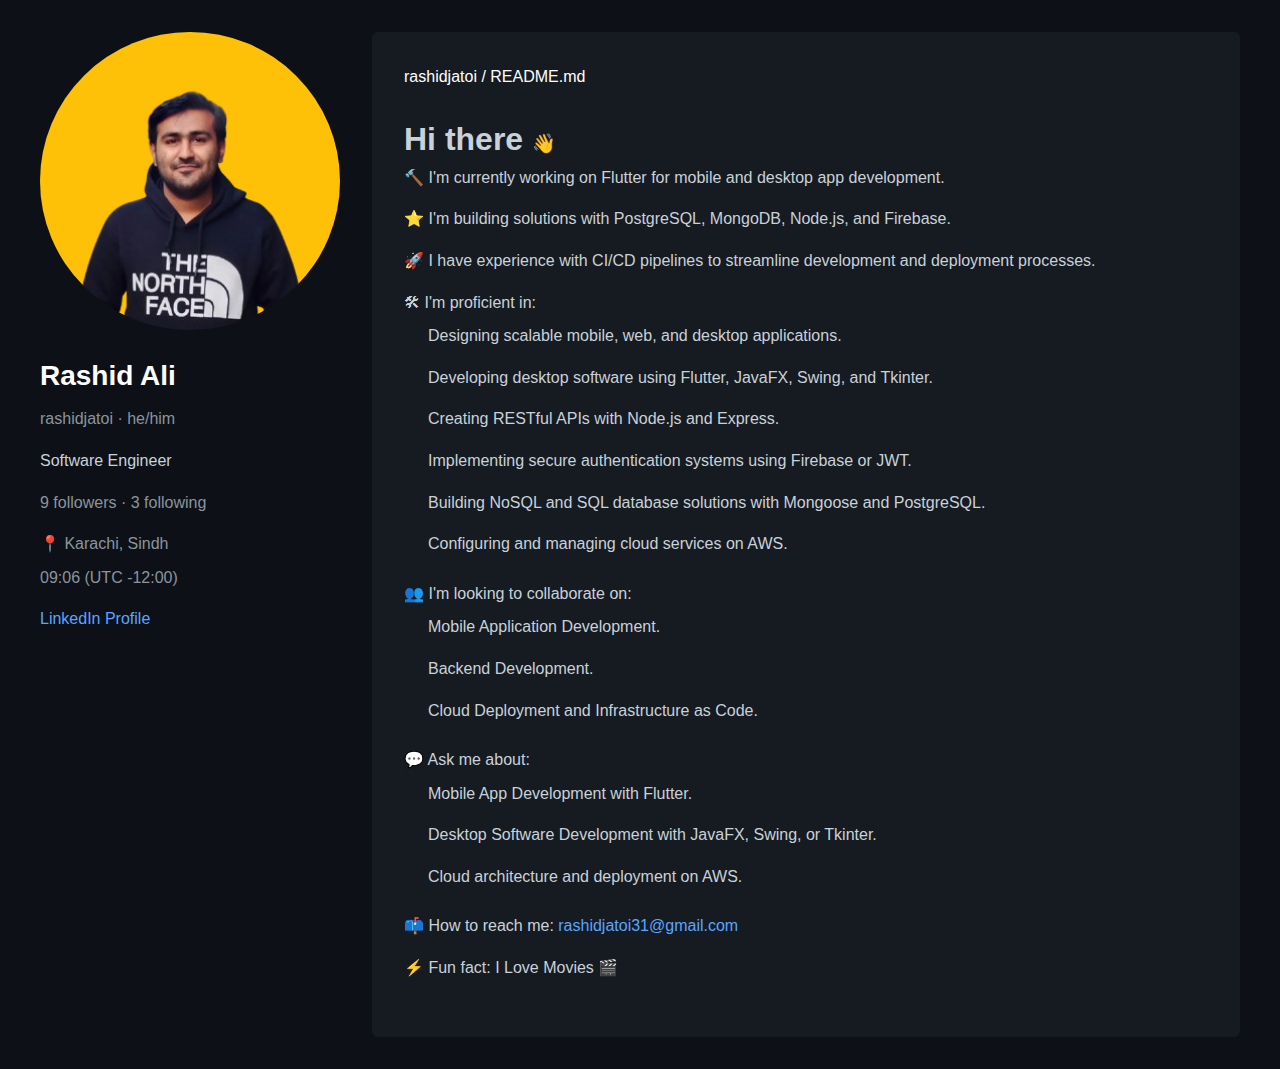
<file: index.html>
<!DOCTYPE html>
<html lang="en">

<head>
    <meta charset="UTF-8">
    <meta name="viewport" content="width=device-width, initial-scale=1.0">
    <title>Rashid Ali - Portfolio</title>
    <link rel="icon" type="image/x-icon" href="./assets/profile.png">

    <link rel="stylesheet" href="css/style.css">
</head>

<body>
    <div class="container">
        <div class="profile-section">
            <img src="assets/profile.png" alt="Rashid Ali" class="profile-pic">
            <h1 class="profile-name">Rashid Ali</h1>
            <p class="profile-username">rashidjatoi · he/him</p>
            <p class="profile-title">Software Engineer</p>
            <p class="profile-stats">9 followers · 3 following</p>
            <p class="location">📍 Karachi, Sindh</p>
            <p class="time">09:06 (UTC -12:00)</p>
            <a href="https://www.linkedin.com/in/rashidalijatoi/">LinkedIn Profile</a>
        </div>

        <div class="content">
            <div class="readme-header">
                rashidjatoi / README.md
            </div>

            <h1>Hi there <span class="wave-emoji">👋</span></h1>

            <ul>
                <li>🔨 I'm currently working on Flutter for mobile and desktop app development.</li>
                <li>⭐ I'm building solutions with PostgreSQL, MongoDB, Node.js, and Firebase.</li>
                <li>🚀 I have experience with CI/CD pipelines to streamline development and deployment processes.</li>
                <li>🛠 I'm proficient in:
                    <ul class="nested-list">
                        <li>Designing scalable mobile, web, and desktop applications.</li>
                        <li>Developing desktop software using Flutter, JavaFX, Swing, and Tkinter.</li>
                        <li>Creating RESTful APIs with Node.js and Express.</li>
                        <li>Implementing secure authentication systems using Firebase or JWT.</li>
                        <li>Building NoSQL and SQL database solutions with Mongoose and PostgreSQL.</li>
                        <li>Configuring and managing cloud services on AWS.</li>
                    </ul>
                </li>
                <li>👥 I'm looking to collaborate on:
                    <ul class="nested-list">
                        <li>Mobile Application Development.</li>
                        <li>Backend Development.</li>
                        <li>Cloud Deployment and Infrastructure as Code.</li>
                    </ul>
                </li>
                <li>💬 Ask me about:
                    <ul class="nested-list">
                        <li>Mobile App Development with Flutter.</li>
                        <li>Desktop Software Development with JavaFX, Swing, or Tkinter.</li>
                        <li>Cloud architecture and deployment on AWS.</li>
                    </ul>
                </li>
                <li>📫 How to reach me: <a href="mailto:rashidjatoi31@gmail.com">rashidjatoi31@gmail.com</a></li>
                <li>⚡ Fun fact: I Love Movies 🎬</li>
            </ul>
        </div>
    </div>
</body>

</html>
</file>
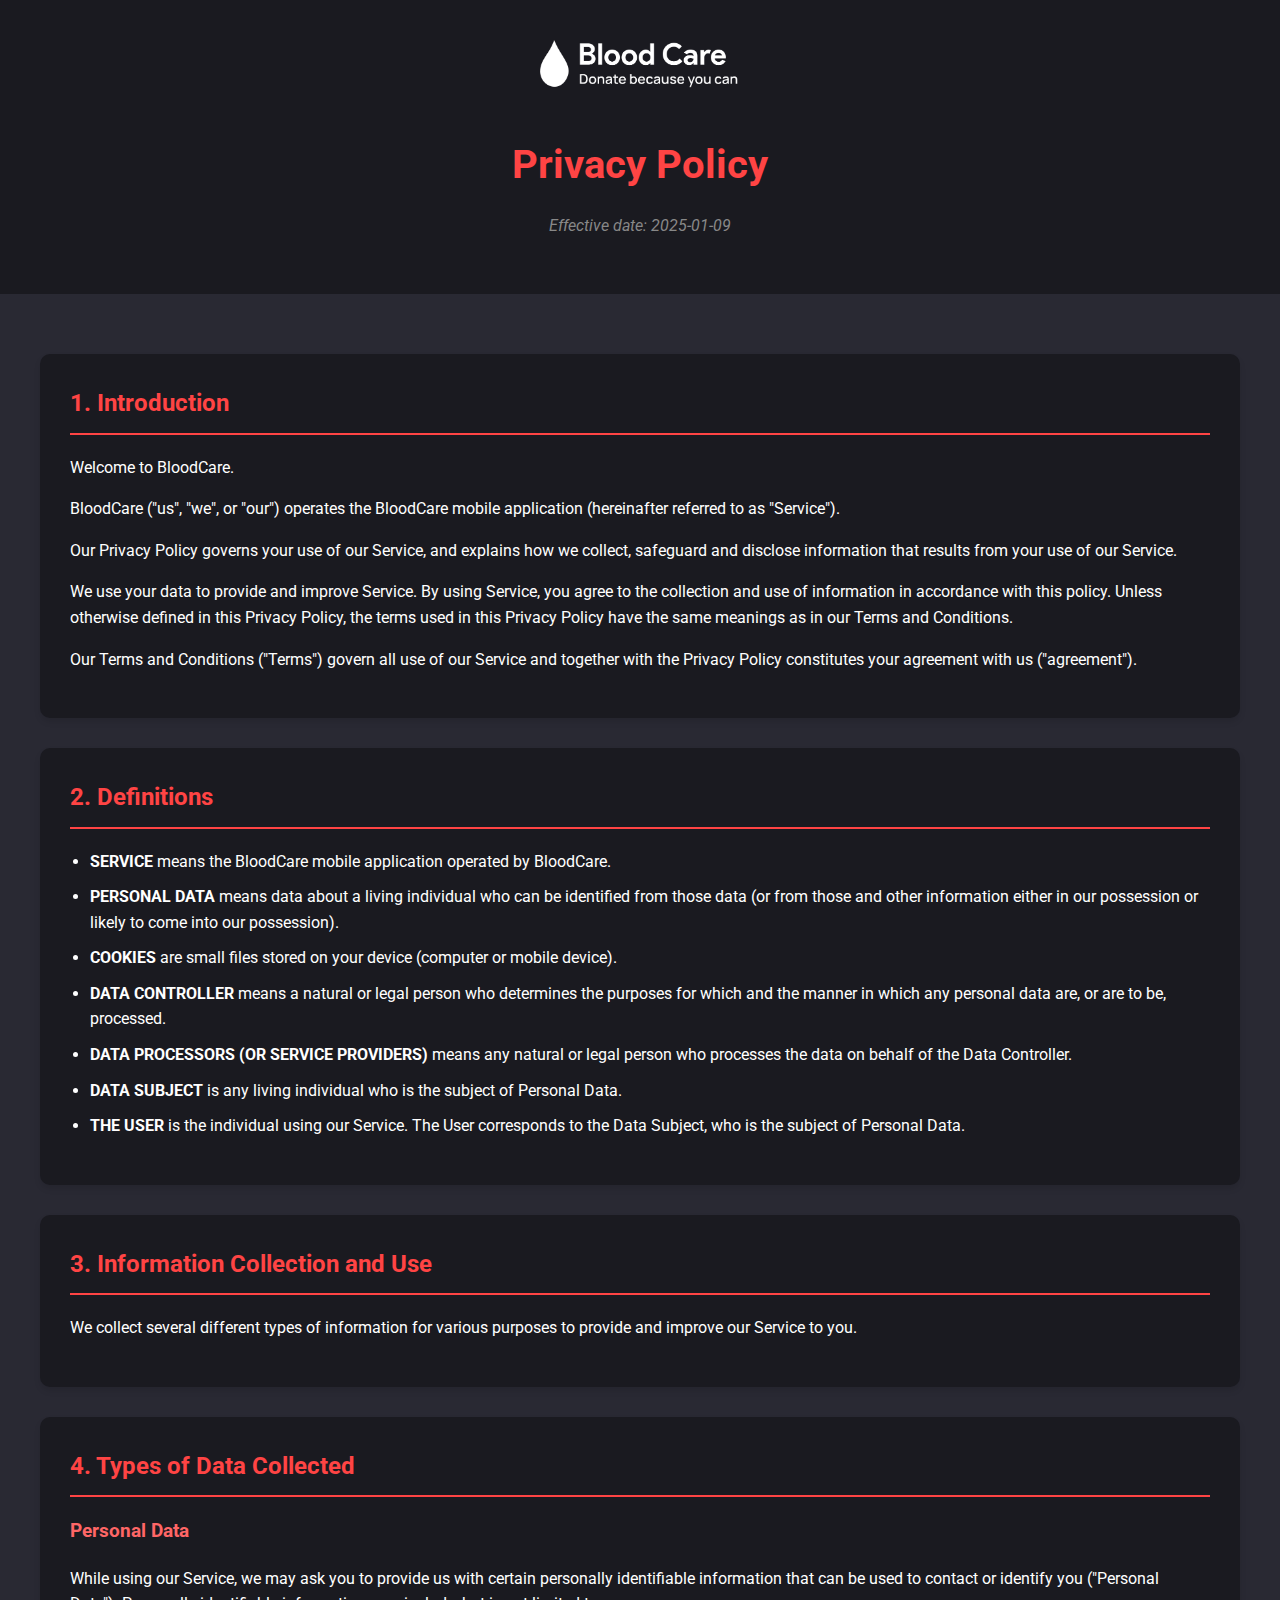
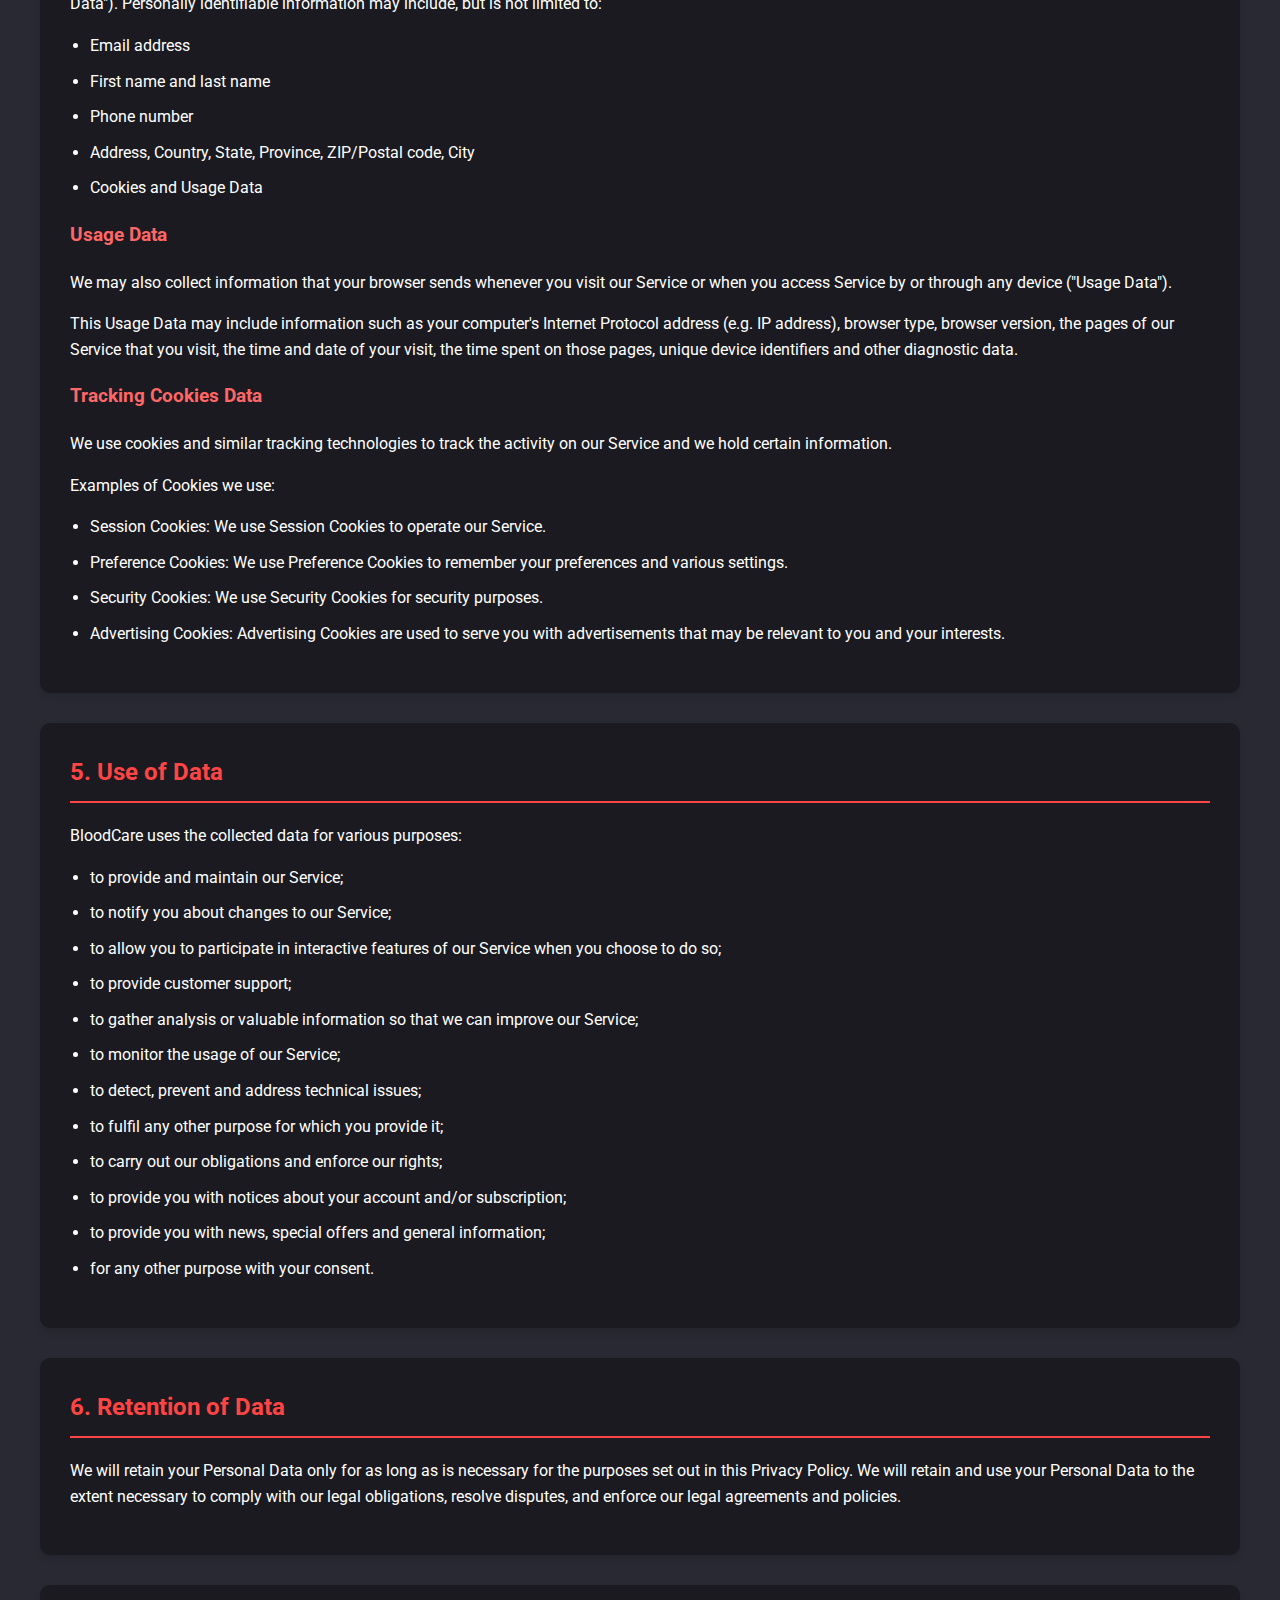
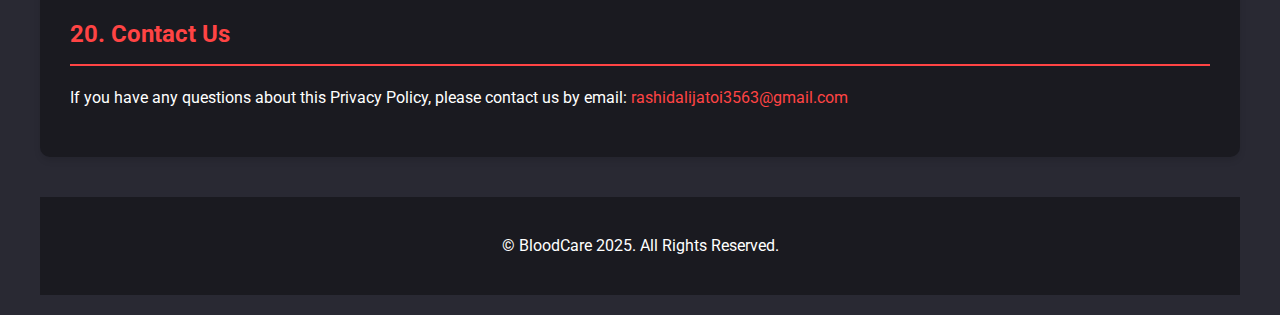
<file: app/bloodcare-privacy-policy.html>
<!DOCTYPE html>
<html lang="en">

<head>
    <meta charset="utf-8">
    <meta name="viewport" content="width=device-width, initial-scale=1.0">
    <meta name="description" content="BloodCare Privacy Policy">
    <title>Privacy Policy - BloodCare</title>
    <link rel="icon" type="image/x-icon" href="../assets/bloodcare_fav.png">
    <link href="https://fonts.googleapis.com/css2?family=Roboto:wght@300;400;500;700&display=swap" rel="stylesheet">
    <style>
        body {
            margin: 0;
            padding: 0;
            background-color: #292933;
            color: #FFFFFF;
            font-family: 'Roboto', sans-serif;
            line-height: 1.6;
        }

        .container {
            max-width: 1200px;
            margin: 0 auto;
            padding: 20px;
        }

        header {
            text-align: center;
            padding: 40px 0;
            background-color: #1a1a20;
            margin-bottom: 40px;
        }

        /* .logo {
            width: 100px;
            height: 100px;
            border-radius: 20px;
            margin-bottom: 20px;
        } */

        .logo {
            /* width: 60px; */
            /* height: 72px; */
            margin-bottom: 10px;
        }

        h1 {
            font-size: 2.5em;
            margin-bottom: 10px;
            color: #ff4444;
        }

        .effective-date {
            color: #888;
            font-style: italic;
        }

        section {
            background-color: #1a1a20;
            border-radius: 10px;
            padding: 30px;
            margin-bottom: 30px;
            box-shadow: 0 4px 6px rgba(0, 0, 0, 0.1);
        }

        h2 {
            color: #ff4444;
            border-bottom: 2px solid #ff4444;
            padding-bottom: 10px;
            margin-top: 0;
        }

        h3 {
            color: #ff6666;
            margin-top: 20px;
        }

        ul,
        ol {
            padding-left: 20px;
        }

        li {
            margin-bottom: 10px;
        }

        footer {
            text-align: center;
            padding: 20px;
            background-color: #1a1a20;
            margin-top: 40px;
        }

        a {
            color: #ff4444;
            text-decoration: none;
        }

        a:hover {
            text-decoration: underline;
        }

        .subsection {
            margin-left: 20px;
            margin-top: 10px;
        }

        @media (max-width: 768px) {
            .container {
                padding: 10px;
            }

            section {
                padding: 20px;
            }

            h1 {
                font-size: 2em;
            }

            .subsection {
                margin-left: 10px;
            }
        }
    </style>
</head>

<body>
    <header>
        <img src="../assets/bloodcare.png" alt="BloodCare Logo" width="200px" class="logo">
        <h1>Privacy Policy</h1>
        <p class="effective-date">Effective date: 2025-01-09</p>
    </header>

    <div class="container">
        <section>
            <h2>1. Introduction</h2>
            <p>Welcome to BloodCare.</p>
            <p>BloodCare ("us", "we", or "our") operates the BloodCare mobile application (hereinafter referred to as
                "Service").</p>
            <p>Our Privacy Policy governs your use of our Service, and explains how we collect, safeguard and disclose
                information that results from your use of our Service.</p>
            <p>We use your data to provide and improve Service. By using Service, you agree to the collection and use of
                information in accordance with this policy. Unless otherwise defined in this Privacy Policy, the terms
                used in this Privacy Policy have the same meanings as in our Terms and Conditions.</p>
            <p>Our Terms and Conditions ("Terms") govern all use of our Service and together with the Privacy Policy
                constitutes your agreement with us ("agreement").</p>
        </section>

        <section>
            <h2>2. Definitions</h2>
            <ul>
                <li><strong>SERVICE</strong> means the BloodCare mobile application operated by BloodCare.</li>
                <li><strong>PERSONAL DATA</strong> means data about a living individual who can be identified from those
                    data (or from those and other information either in our possession or likely to come into our
                    possession).</li>
                <li><strong>COOKIES</strong> are small files stored on your device (computer or mobile device).</li>
                <li><strong>DATA CONTROLLER</strong> means a natural or legal person who determines the purposes for
                    which and the manner in which any personal data are, or are to be, processed.</li>
                <li><strong>DATA PROCESSORS (OR SERVICE PROVIDERS)</strong> means any natural or legal person who
                    processes the data on behalf of the Data Controller.</li>
                <li><strong>DATA SUBJECT</strong> is any living individual who is the subject of Personal Data.</li>
                <li><strong>THE USER</strong> is the individual using our Service. The User corresponds to the Data
                    Subject, who is the subject of Personal Data.</li>
            </ul>
        </section>

        <section>
            <h2>3. Information Collection and Use</h2>
            <p>We collect several different types of information for various purposes to provide and improve our Service
                to you.</p>
        </section>

        <section>
            <h2>4. Types of Data Collected</h2>

            <h3>Personal Data</h3>
            <p>While using our Service, we may ask you to provide us with certain personally identifiable information
                that can be used to contact or identify you ("Personal Data"). Personally identifiable information may
                include, but is not limited to:</p>
            <ul>
                <li>Email address</li>
                <li>First name and last name</li>
                <li>Phone number</li>
                <li>Address, Country, State, Province, ZIP/Postal code, City</li>
                <li>Cookies and Usage Data</li>
            </ul>

            <h3>Usage Data</h3>
            <p>We may also collect information that your browser sends whenever you visit our Service or when you access
                Service by or through any device ("Usage Data").</p>
            <p>This Usage Data may include information such as your computer's Internet Protocol address (e.g. IP
                address), browser type, browser version, the pages of our Service that you visit, the time and date of
                your visit, the time spent on those pages, unique device identifiers and other diagnostic data.</p>

            <h3>Tracking Cookies Data</h3>
            <p>We use cookies and similar tracking technologies to track the activity on our Service and we hold certain
                information.</p>
            <p>Examples of Cookies we use:</p>
            <ul>
                <li>Session Cookies: We use Session Cookies to operate our Service.</li>
                <li>Preference Cookies: We use Preference Cookies to remember your preferences and various settings.
                </li>
                <li>Security Cookies: We use Security Cookies for security purposes.</li>
                <li>Advertising Cookies: Advertising Cookies are used to serve you with advertisements that may be
                    relevant to you and your interests.</li>
            </ul>
        </section>

        <section>
            <h2>5. Use of Data</h2>
            <p>BloodCare uses the collected data for various purposes:</p>
            <ul>
                <li>to provide and maintain our Service;</li>
                <li>to notify you about changes to our Service;</li>
                <li>to allow you to participate in interactive features of our Service when you choose to do so;</li>
                <li>to provide customer support;</li>
                <li>to gather analysis or valuable information so that we can improve our Service;</li>
                <li>to monitor the usage of our Service;</li>
                <li>to detect, prevent and address technical issues;</li>
                <li>to fulfil any other purpose for which you provide it;</li>
                <li>to carry out our obligations and enforce our rights;</li>
                <li>to provide you with notices about your account and/or subscription;</li>
                <li>to provide you with news, special offers and general information;</li>
                <li>for any other purpose with your consent.</li>
            </ul>
        </section>

        <!-- Continue with sections 6-20 following the same pattern -->
        <section>
            <h2>6. Retention of Data</h2>
            <p>We will retain your Personal Data only for as long as is necessary for the purposes set out in this
                Privacy Policy. We will retain and use your Personal Data to the extent necessary to comply with our
                legal obligations, resolve disputes, and enforce our legal agreements and policies.</p>
        </section>

        <!-- Add all remaining sections following the same pattern -->

        <section>
            <h2>20. Contact Us</h2>
            <p>If you have any questions about this Privacy Policy, please contact us by email: <a
                    href="mailto:rashidalijatoi3563@gmail.com">rashidalijatoi3563@gmail.com</a></p>
        </section>

        <footer>
            <p>© BloodCare 2025. All Rights Reserved.</p>
        </footer>
    </div>
</body>

</html>
</file>
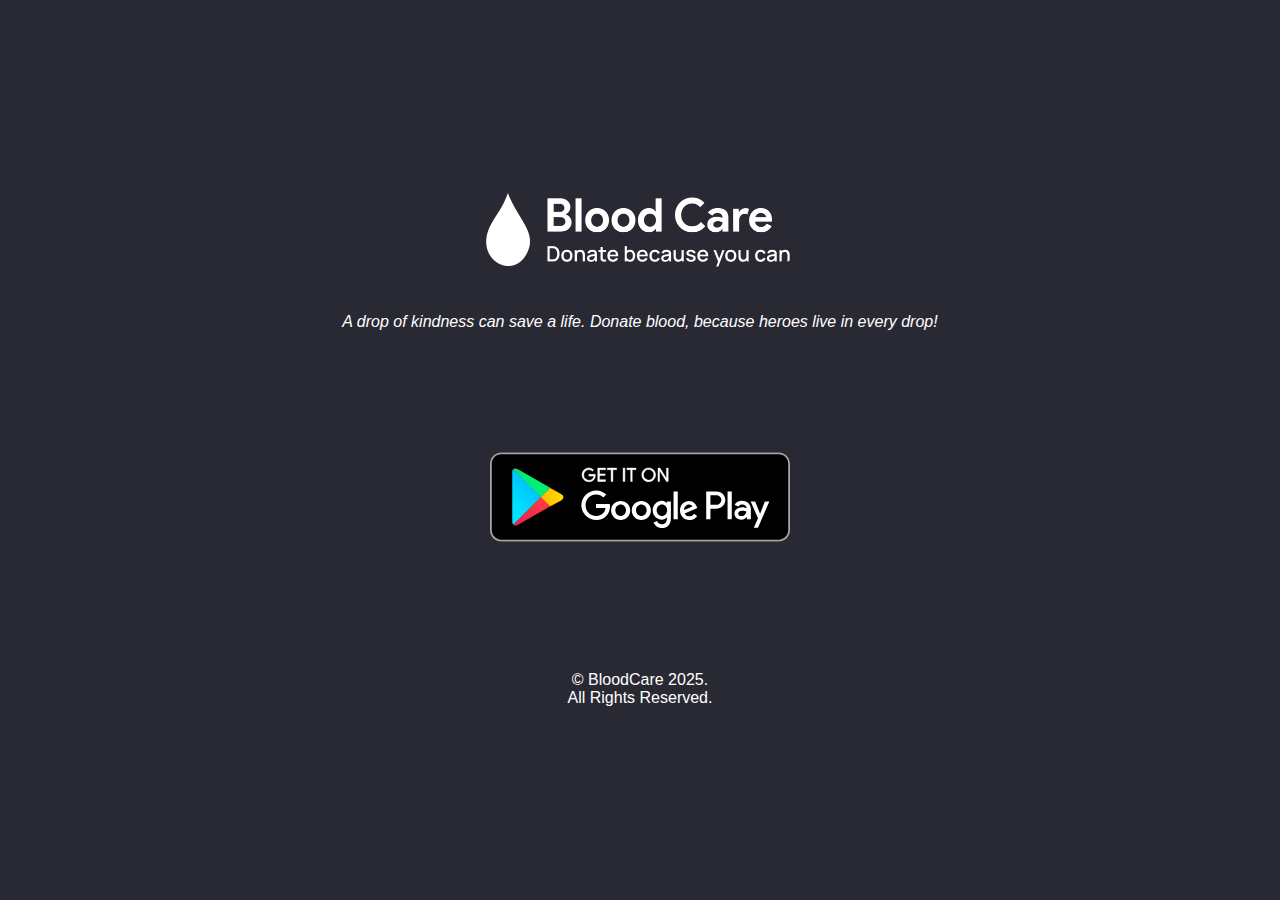
<file: app/bloodcare.html>
<!DOCTYPE html>
<html lang="en">

<head>
    <meta charset="utf-8">
    <meta name="viewport" content="user-scalable=no, width=device-width, initial-scale=1.0">
    <meta name="apple-mobile-web-app-capable" content="yes">
    <meta name="description" content="BloodCare - drop of kindness">
    <meta name="author" content="Antoine Auger">
    <title>BloodCare - Android app</title>
    <link rel="icon" type="image/x-icon" href="../assets/bloodcare_fav.png">
    <style>
        body {
            display: flex;
            flex-direction: column;
            justify-content: center;
            align-items: center;
            height: 100vh;
            margin: 0;
            background-color: #292933;
            color: #FFFFFF;
            font-family: 'Roboto', sans-serif;
            text-align: center;
        }

        main {
            display: flex;
            flex-direction: column;
            align-items: center;
        }

        footer {
            margin-top: 20px;
        }

        img {
            max-width: 50%;
            border-radius: 20px;
            /* border: 5px solid white; */
        }
    </style>
</head>

<body>
    <main>
        <div>
            <a href="https://play.google.com/store/apps/details?id=com.rashid.blood_care" target="_blank">
                <img src="../assets/bloodcare.png" alt="BloodCare Icon">
            </a>
        </div>
        <div style="margin-top: 25px; padding: 0 10px;">
            <p><i>A drop of kindness can save a life. Donate blood, because heroes live in every drop!</i></p>
        </div>
        <div style="margin-top: 0px;">
            <a href="https://play.google.com/store/apps/details?id=com.rashid.blood_care" target="_blank">
                <img src="../assets/google-play-badge-logo-svgrepo-com.svg" alt="Google Play Badge"
                    style="width: 600px;">
            </a>
        </div>
    </main>
    <footer>
        <div>© BloodCare 2025.<br>All Rights Reserved.</div>
    </footer>
</body>

</html>
</file>
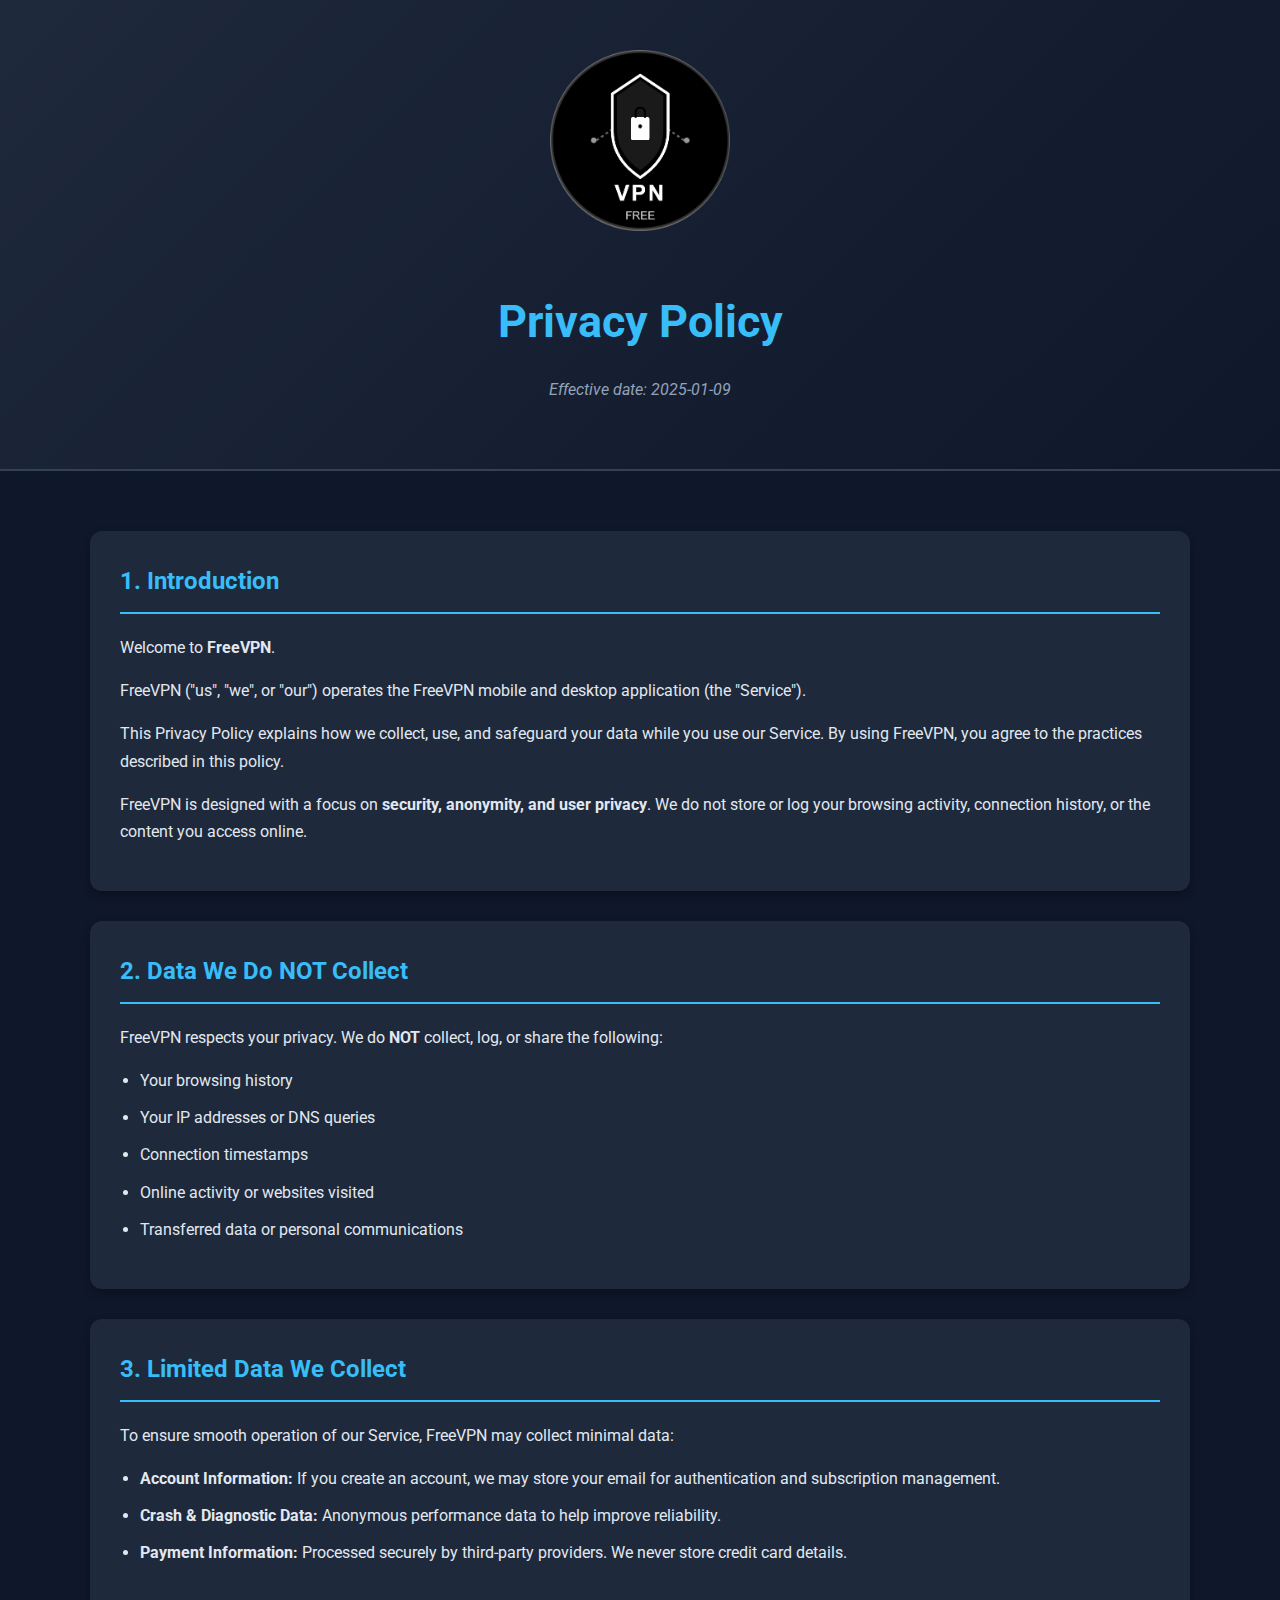
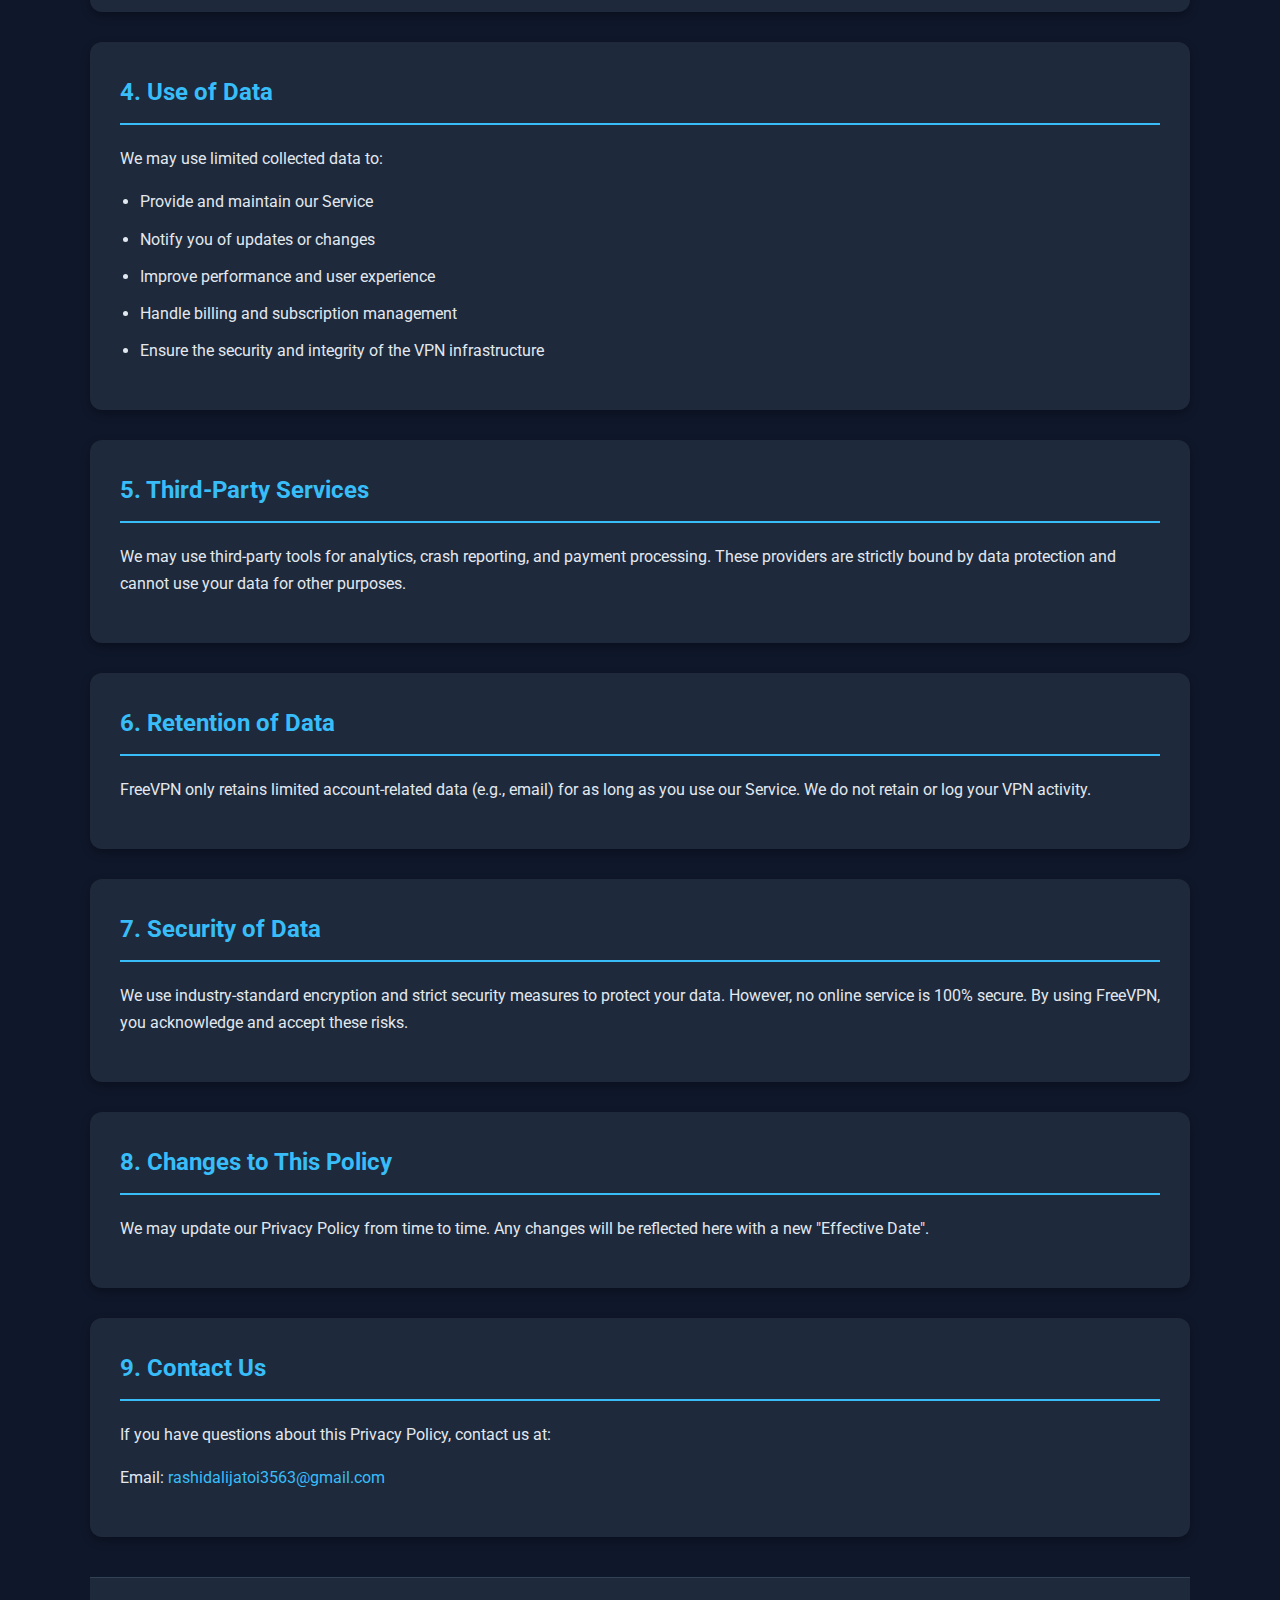
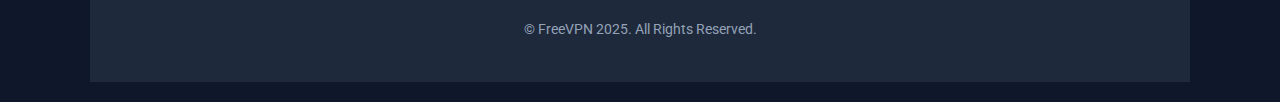
<file: app/freevpn-privacy.html>
<!DOCTYPE html>
<html lang="en">

<head>
  <meta charset="utf-8">
  <meta name="viewport" content="width=device-width, initial-scale=1.0">
  <meta name="description" content="FreeVPN Privacy Policy">
  <title>Privacy Policy - FreeVPN</title>
  <link rel="icon" type="image/x-icon" href="../assets/freevpn.png">
  <link href="https://fonts.googleapis.com/css2?family=Roboto:wght@300;400;500;700&display=swap" rel="stylesheet">
  <style>
    body {
      margin: 0;
      padding: 0;
      background-color: #0f172a;
      color: #e2e8f0;
      font-family: 'Roboto', sans-serif;
      line-height: 1.7;
    }

    .container {
      max-width: 1100px;
      margin: 0 auto;
      padding: 20px;
    }

    header {
      text-align: center;
      padding: 50px 20px;
      background: linear-gradient(135deg, #1e293b, #0f172a);
      margin-bottom: 40px;
      border-bottom: 2px solid #334155;
    }

    .logo {
      margin-bottom: 15px;
    }

    h1 {
      font-size: 2.8em;
      margin-bottom: 10px;
      color: #38bdf8;
    }

    .effective-date {
      color: #94a3b8;
      font-style: italic;
    }

    section {
      background-color: #1e293b;
      border-radius: 12px;
      padding: 30px;
      margin-bottom: 30px;
      box-shadow: 0 4px 10px rgba(0, 0, 0, 0.3);
    }

    h2 {
      color: #38bdf8;
      border-bottom: 2px solid #38bdf8;
      padding-bottom: 10px;
      margin-top: 0;
    }

    h3 {
      color: #60a5fa;
      margin-top: 20px;
    }

    ul,
    ol {
      padding-left: 20px;
    }

    li {
      margin-bottom: 10px;
    }

    footer {
      text-align: center;
      padding: 25px;
      background-color: #1e293b;
      border-top: 1px solid #334155;
      margin-top: 40px;
      font-size: 0.9em;
      color: #94a3b8;
    }

    a {
      color: #38bdf8;
      text-decoration: none;
    }

    a:hover {
      text-decoration: underline;
    }

    .subsection {
      margin-left: 20px;
      margin-top: 10px;
    }

    @media (max-width: 768px) {
      .container {
        padding: 10px;
      }

      section {
        padding: 20px;
      }

      h1 {
        font-size: 2.2em;
      }
    }
  </style>
</head>

<body>
  <header>
    <img src="../assets/freevpn.png" alt="FreeVPN Logo" width="180px" class="logo">
    <h1>Privacy Policy</h1>
    <p class="effective-date">Effective date: 2025-01-09</p>
  </header>

  <div class="container">
    <section>
      <h2>1. Introduction</h2>
      <p>Welcome to <strong>FreeVPN</strong>.</p>
      <p>FreeVPN ("us", "we", or "our") operates the FreeVPN mobile and desktop application (the "Service").</p>
      <p>This Privacy Policy explains how we collect, use, and safeguard your data while you use our Service. By using
        FreeVPN, you agree to the practices described in this policy.</p>
      <p>FreeVPN is designed with a focus on <strong>security, anonymity, and user privacy</strong>. We do not store or
        log your browsing activity, connection history, or the content you access online.</p>
    </section>

    <section>
      <h2>2. Data We Do NOT Collect</h2>
      <p>FreeVPN respects your privacy. We do <strong>NOT</strong> collect, log, or share the following:</p>
      <ul>
        <li>Your browsing history</li>
        <li>Your IP addresses or DNS queries</li>
        <li>Connection timestamps</li>
        <li>Online activity or websites visited</li>
        <li>Transferred data or personal communications</li>
      </ul>
    </section>

    <section>
      <h2>3. Limited Data We Collect</h2>
      <p>To ensure smooth operation of our Service, FreeVPN may collect minimal data:</p>
      <ul>
        <li><strong>Account Information:</strong> If you create an account, we may store your email for authentication
          and subscription management.</li>
        <li><strong>Crash & Diagnostic Data:</strong> Anonymous performance data to help improve reliability.</li>
        <li><strong>Payment Information:</strong> Processed securely by third-party providers. We never store credit
          card details.</li>
      </ul>
    </section>

    <section>
      <h2>4. Use of Data</h2>
      <p>We may use limited collected data to:</p>
      <ul>
        <li>Provide and maintain our Service</li>
        <li>Notify you of updates or changes</li>
        <li>Improve performance and user experience</li>
        <li>Handle billing and subscription management</li>
        <li>Ensure the security and integrity of the VPN infrastructure</li>
      </ul>
    </section>

    <section>
      <h2>5. Third-Party Services</h2>
      <p>We may use third-party tools for analytics, crash reporting, and payment processing. These providers are
        strictly bound by data protection and cannot use your data for other purposes.</p>
    </section>

    <section>
      <h2>6. Retention of Data</h2>
      <p>FreeVPN only retains limited account-related data (e.g., email) for as long as you use our Service. We do not
        retain or log your VPN activity.</p>
    </section>

    <section>
      <h2>7. Security of Data</h2>
      <p>We use industry-standard encryption and strict security measures to protect your data. However, no online
        service is 100% secure. By using FreeVPN, you acknowledge and accept these risks.</p>
    </section>

    <section>
      <h2>8. Changes to This Policy</h2>
      <p>We may update our Privacy Policy from time to time. Any changes will be reflected here with a new "Effective
        Date".</p>
    </section>

    <section>
      <h2>9. Contact Us</h2>
      <p>If you have questions about this Privacy Policy, contact us at:</p>
      <p>Email: <a href="mailto:rashidalijatoi3563@gmail.com">rashidalijatoi3563@gmail.com</a></p>
    </section>

    <footer>
      <p>© FreeVPN 2025. All Rights Reserved.</p>
    </footer>
  </div>
</body>

</html>
</file>
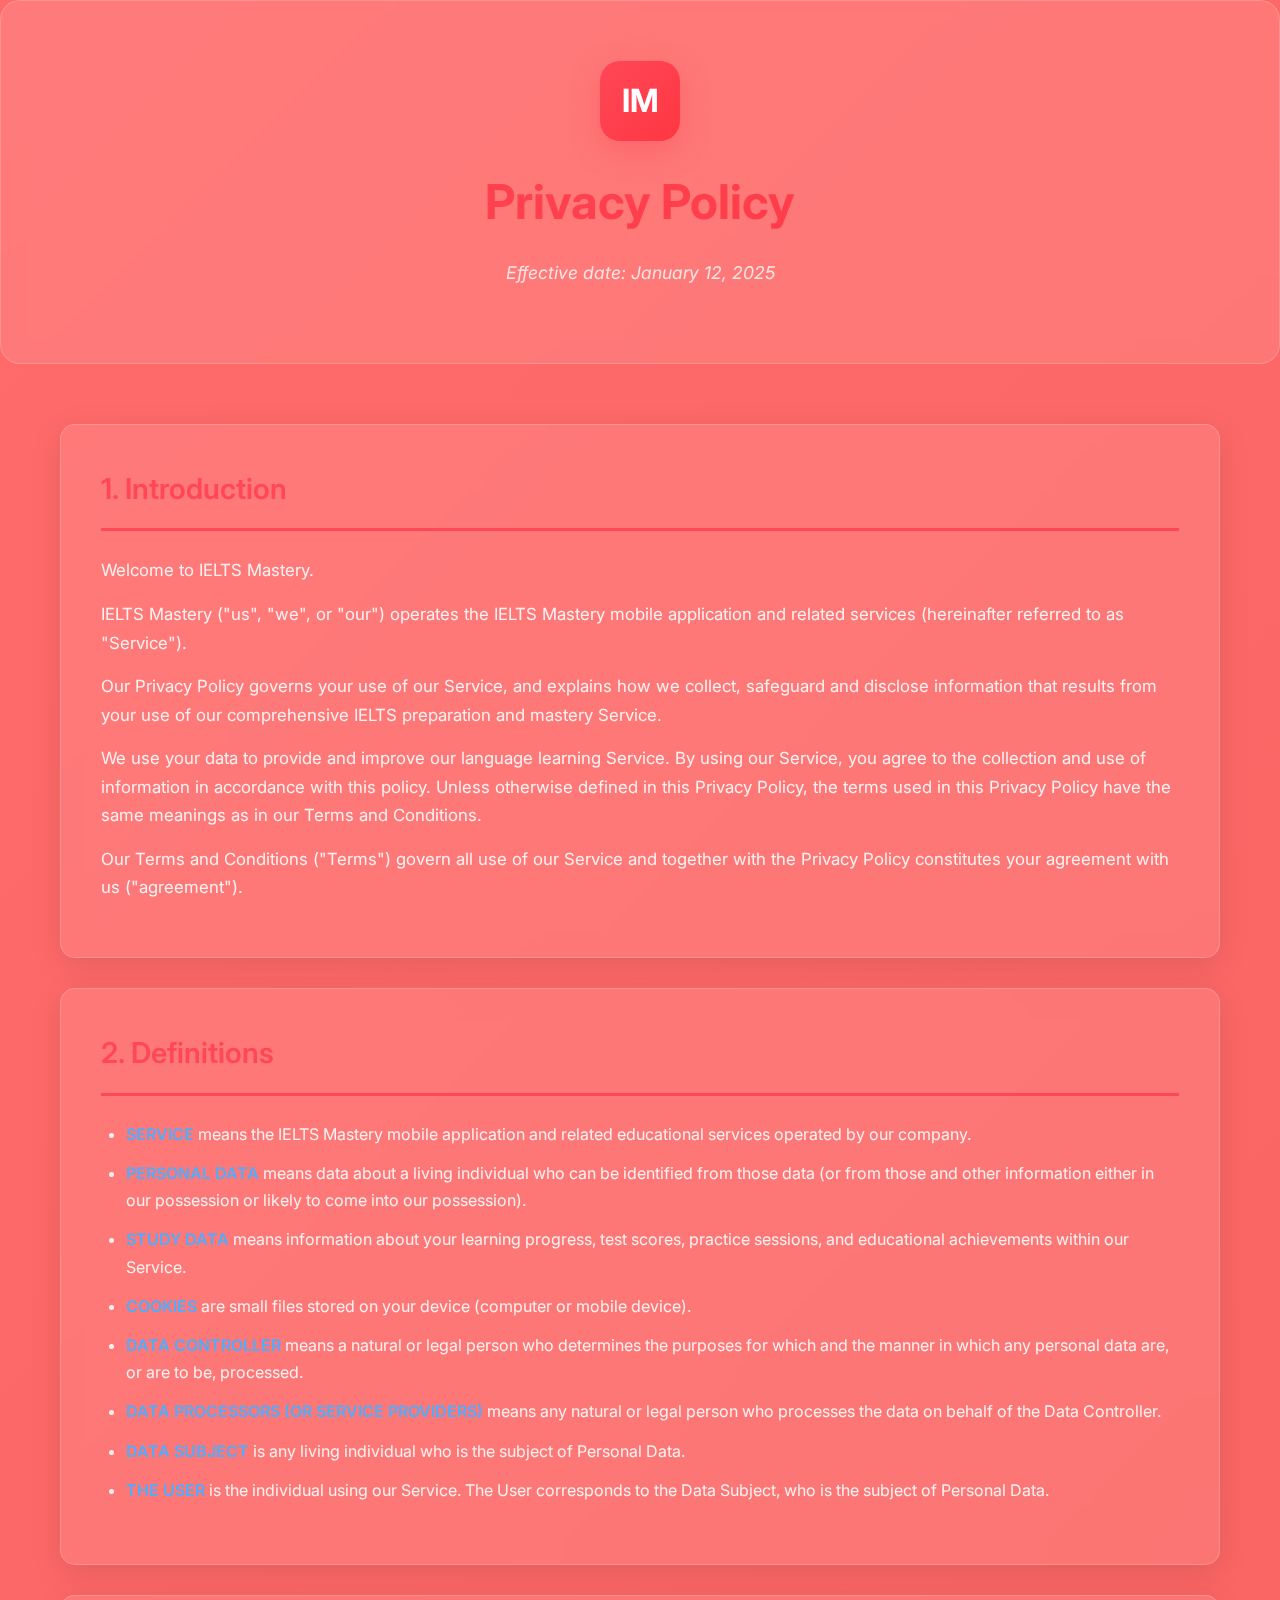
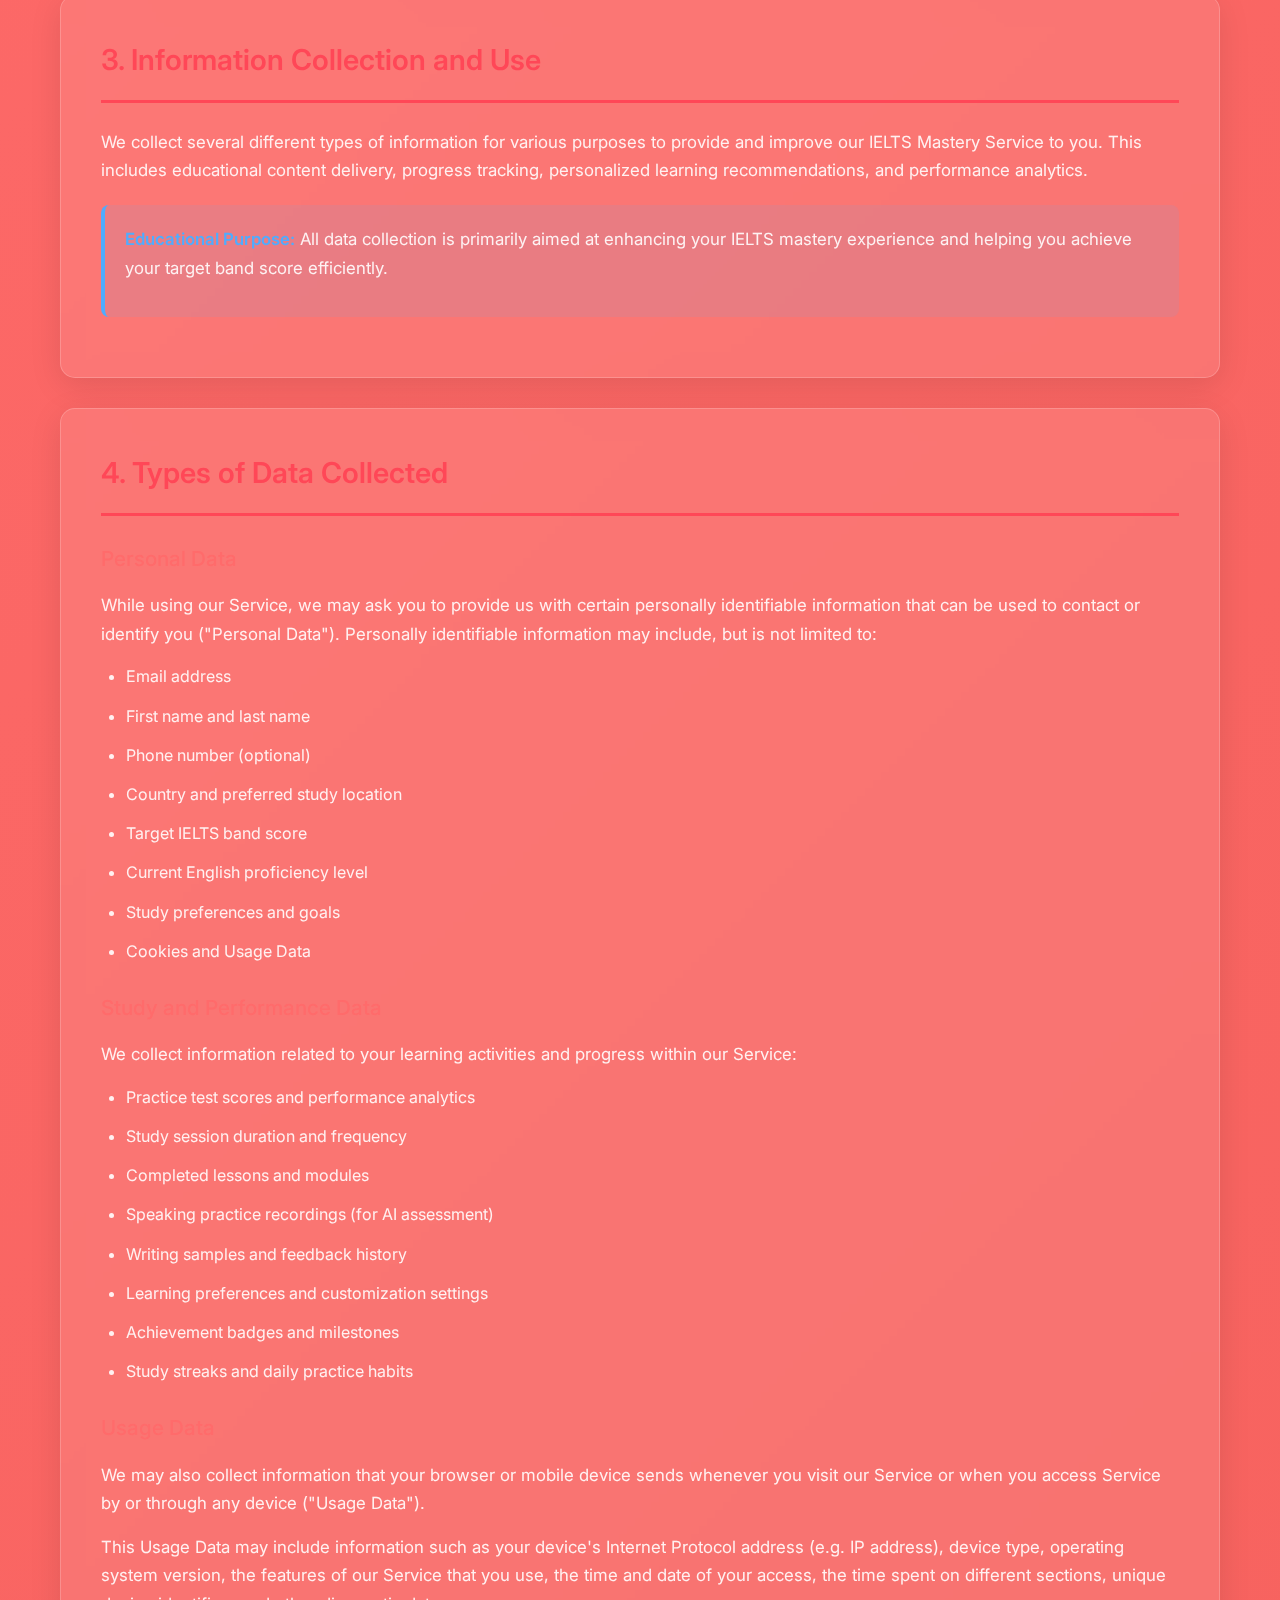
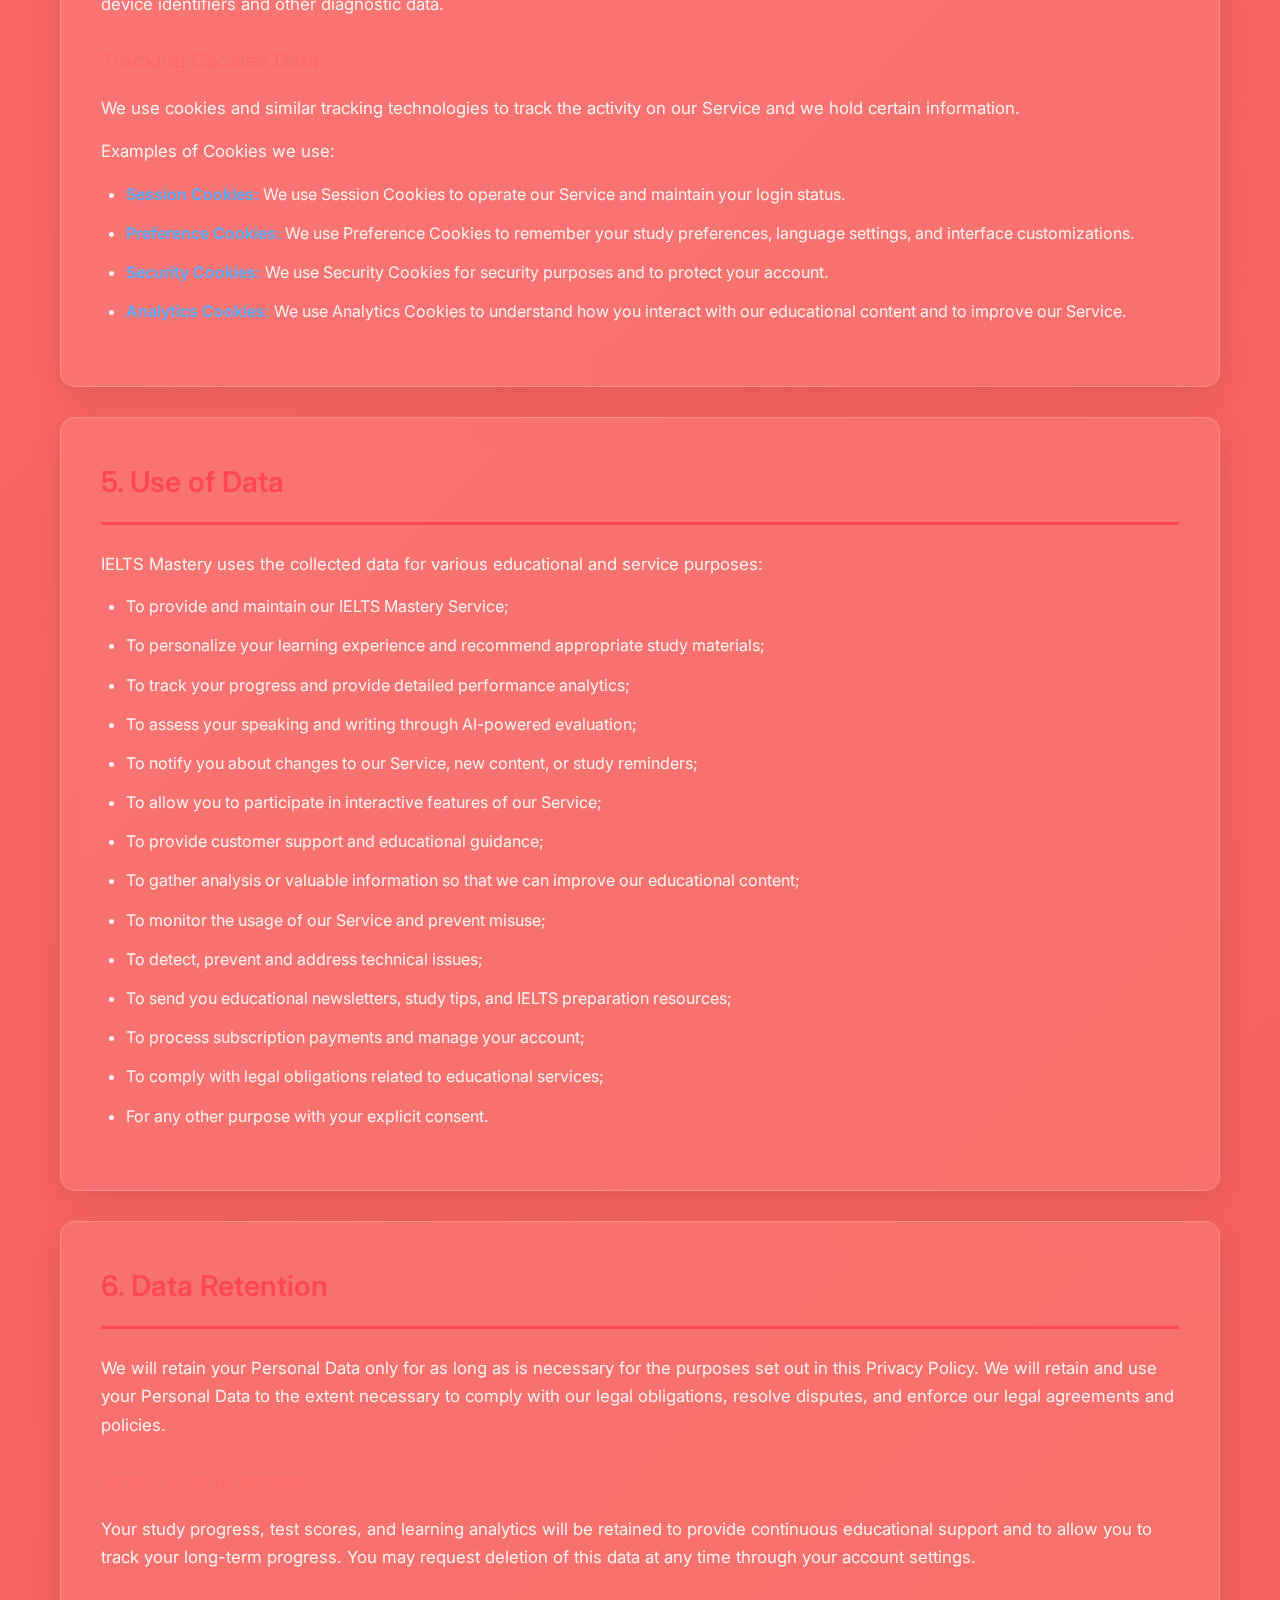
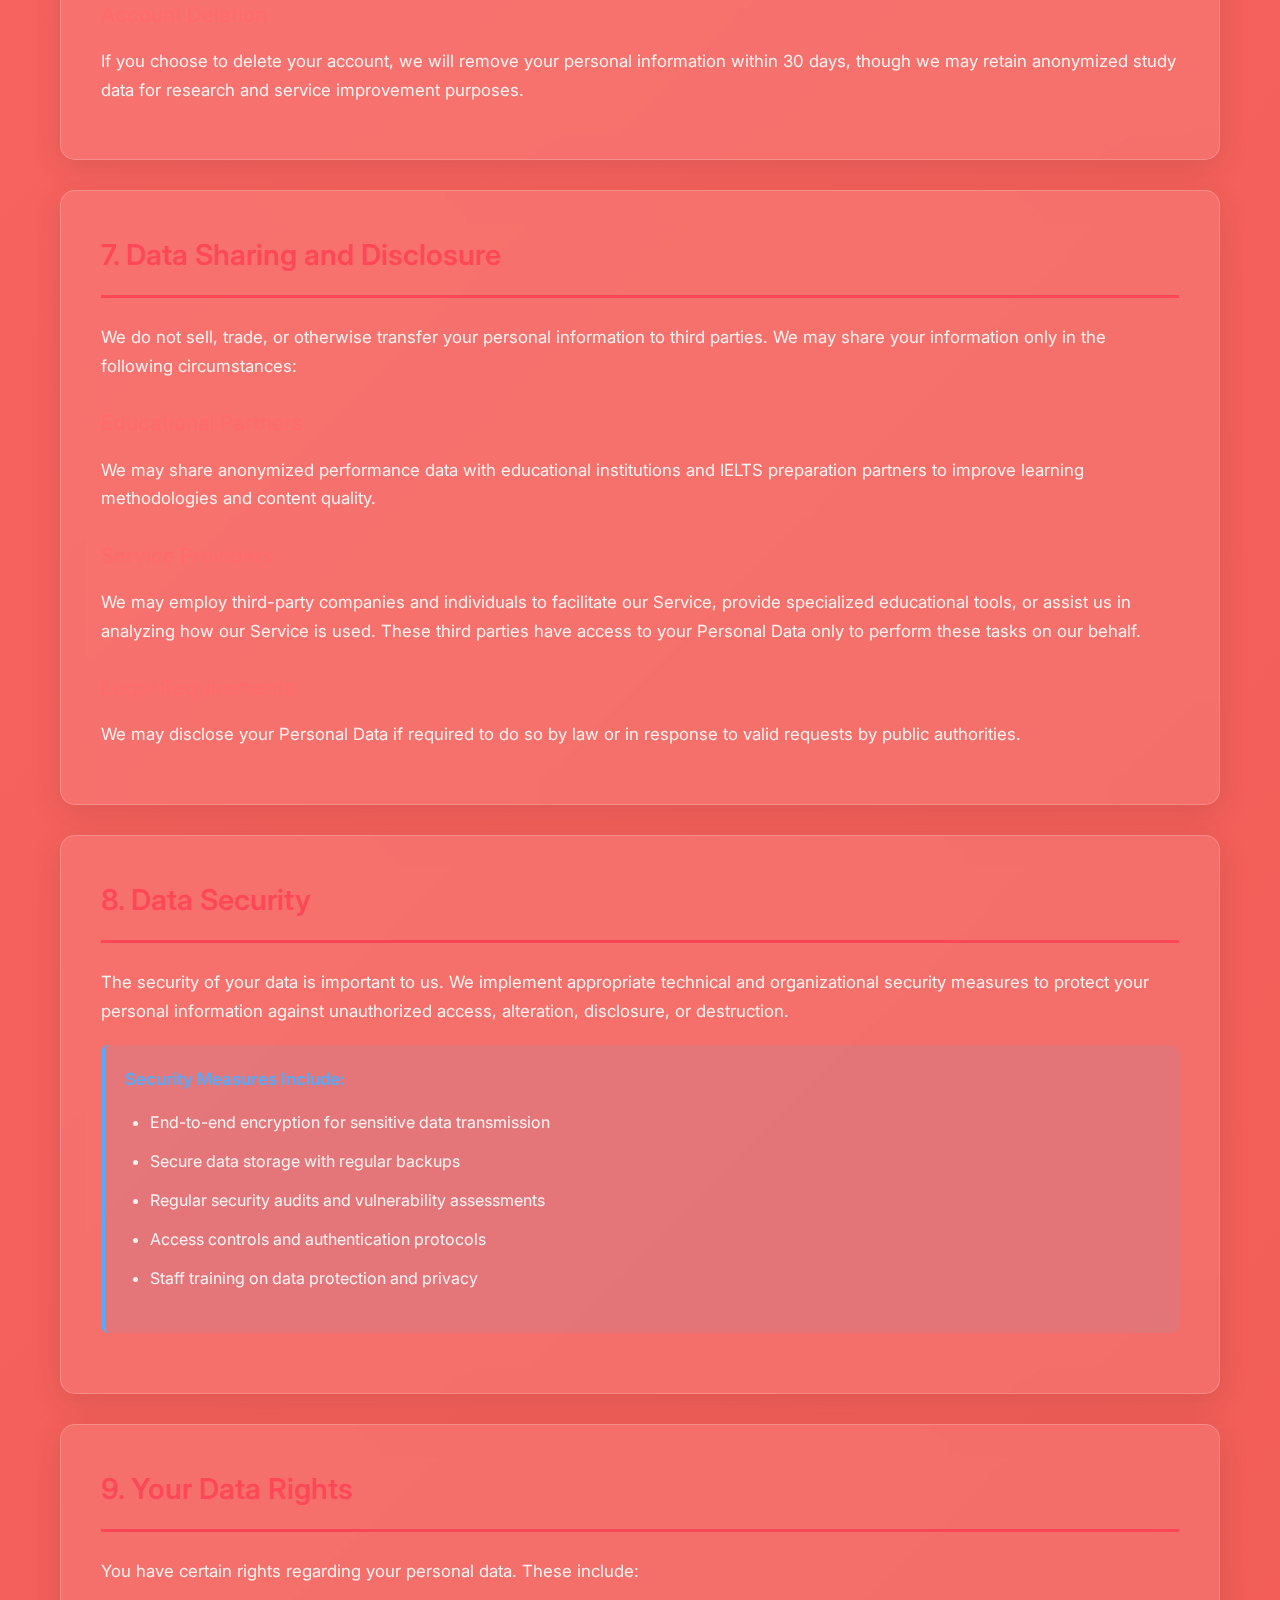
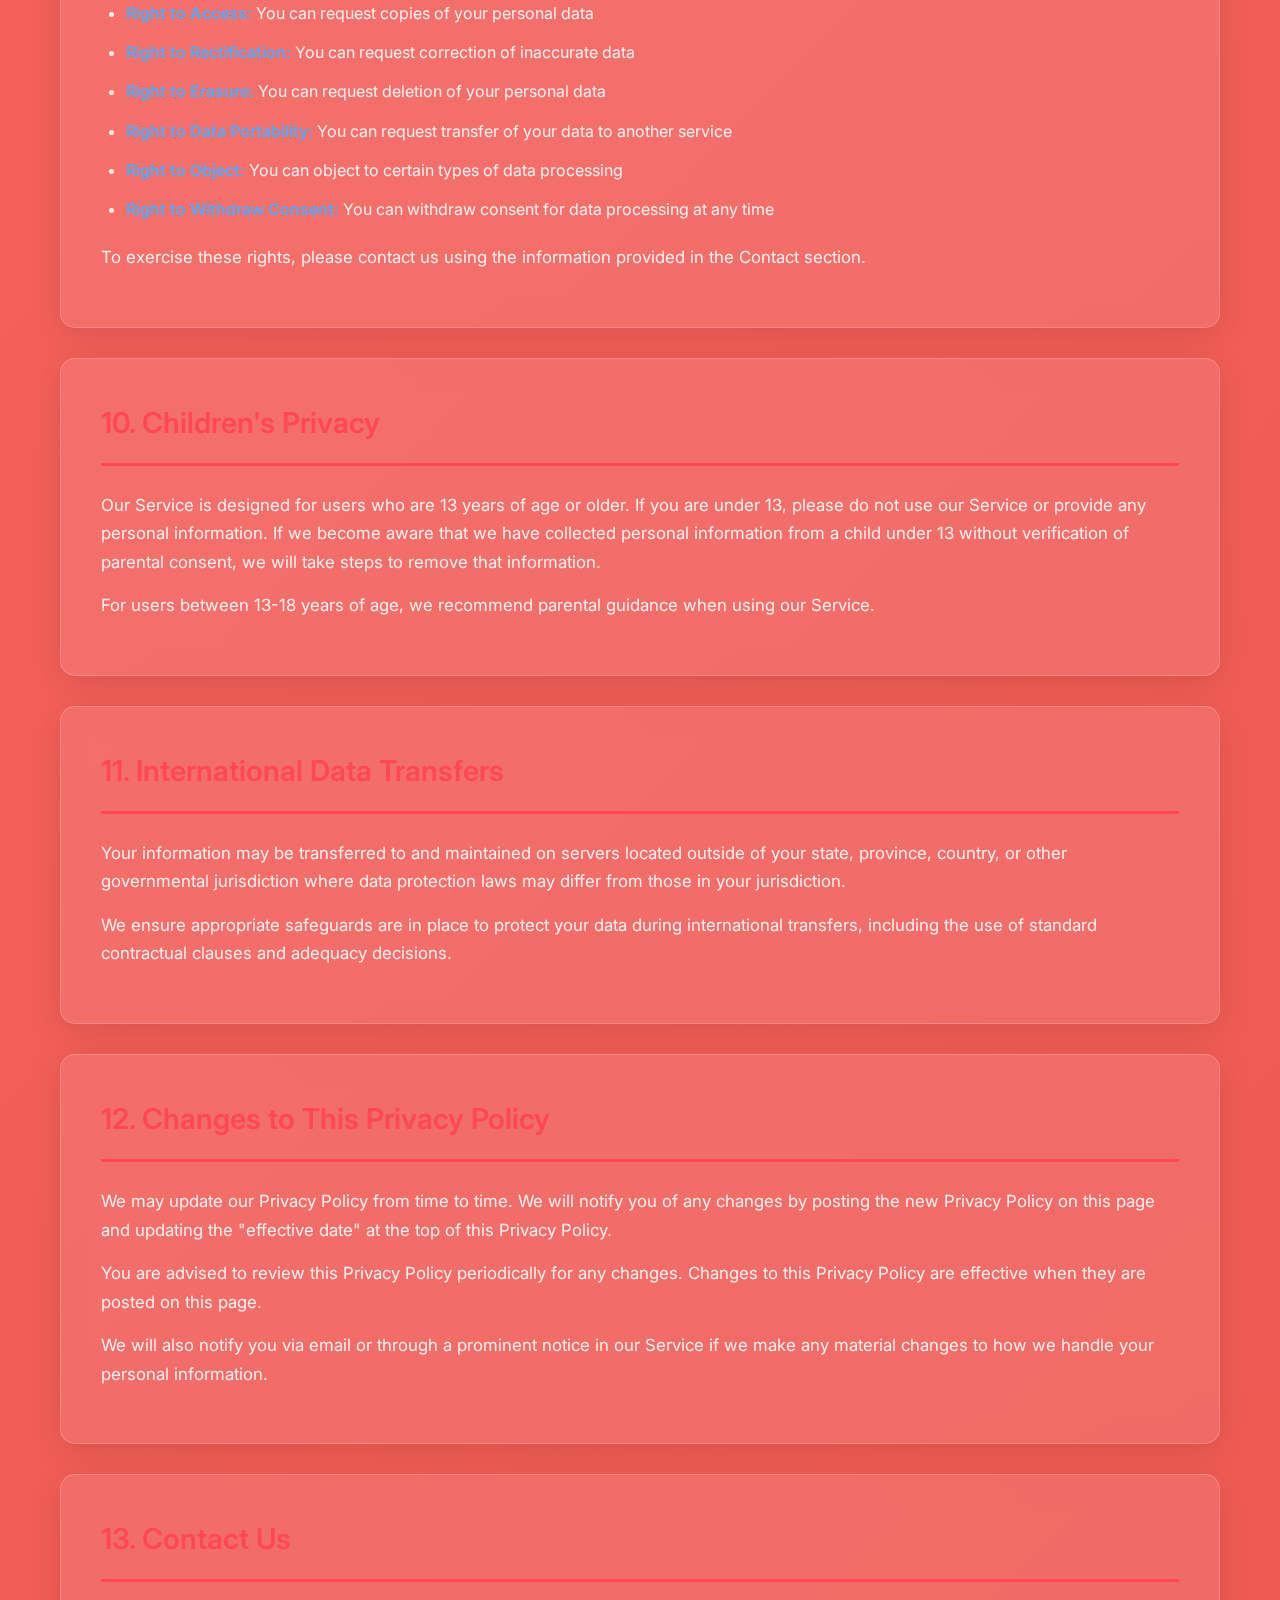
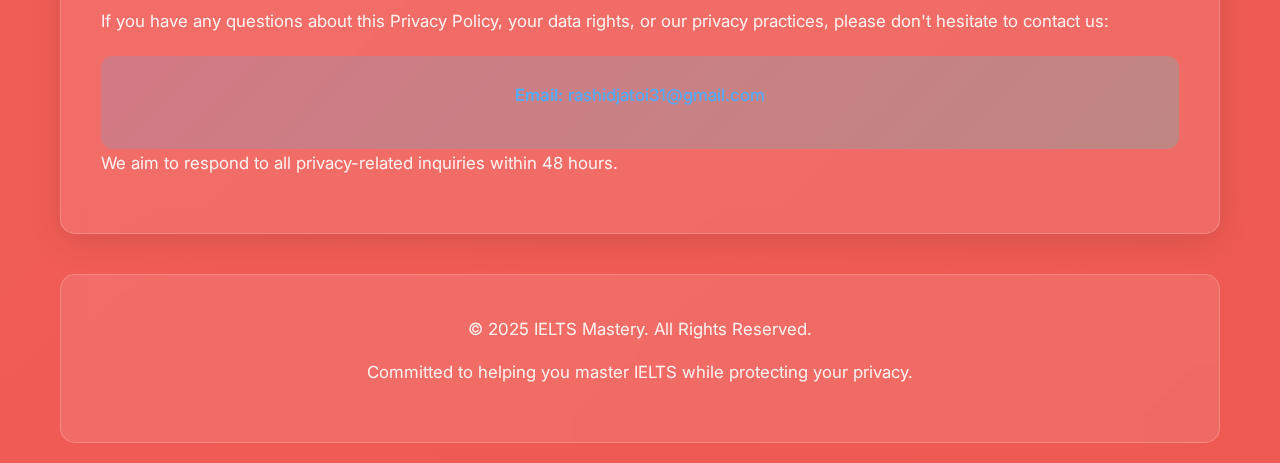
<file: app/ieltsm.html>
<!DOCTYPE html>
<html lang="en">

<head>
    <meta charset="utf-8">
    <meta name="viewport" content="width=device-width, initial-scale=1.0">
    <meta name="description" content="IELTS Mastery App Privacy Policy">
    <title>Privacy Policy - IELTS Mastery</title>
    <link rel="icon" type="image/x-icon" href="../assets/ielts-mastery-logo.png">
    <link href="https://fonts.googleapis.com/css2?family=Inter:wght@300;400;500;600;700&display=swap" rel="stylesheet">
    <style>
        * {
            margin: 0;
            padding: 0;
            box-sizing: border-box;
        }

        body {
            background: linear-gradient(135deg, #ff6b6b 0%, #ee5a52 100%);
            color: #FFFFFF;
            font-family: 'Inter', sans-serif;
            line-height: 1.7;
            min-height: 100vh;
        }

        .container {
            max-width: 1200px;
            margin: 0 auto;
            padding: 20px;
        }

        header {
            text-align: center;
            padding: 60px 0;
            background: rgba(255, 255, 255, 0.1);
            backdrop-filter: blur(10px);
            margin-bottom: 40px;
            border-radius: 20px;
            border: 1px solid rgba(255, 255, 255, 0.2);
        }

        .logo {
            width: 80px;
            height: 80px;
            background: linear-gradient(135deg, #ff4757 0%, #ff3742 100%);
            border-radius: 20px;
            margin: 0 auto 20px;
            display: flex;
            align-items: center;
            justify-content: center;
            font-size: 32px;
            font-weight: bold;
            color: white;
            box-shadow: 0 10px 30px rgba(255, 71, 87, 0.4);
        }

        h1 {
            font-size: 3em;
            margin-bottom: 15px;
            color: #FFFFFF;
            font-weight: 700;
            background: linear-gradient(135deg, #ff4757 0%, #ff3742 100%);
            -webkit-background-clip: text;
            -webkit-text-fill-color: transparent;
            background-clip: text;
        }

        .effective-date {
            color: rgba(255, 255, 255, 0.8);
            font-style: italic;
            font-size: 1.1em;
        }

        section {
            background: rgba(255, 255, 255, 0.1);
            backdrop-filter: blur(10px);
            border-radius: 15px;
            padding: 40px;
            margin-bottom: 30px;
            box-shadow: 0 8px 32px rgba(0, 0, 0, 0.1);
            border: 1px solid rgba(255, 255, 255, 0.2);
            transition: transform 0.3s ease, box-shadow 0.3s ease;
        }

        section:hover {
            transform: translateY(-5px);
            box-shadow: 0 15px 40px rgba(0, 0, 0, 0.2);
        }

        h2 {
            color: #ff4757;
            border-bottom: 3px solid #ff4757;
            padding-bottom: 15px;
            margin-top: 0;
            margin-bottom: 25px;
            font-size: 1.8em;
            font-weight: 600;
        }

        h3 {
            color: #ff6b6b;
            margin-top: 25px;
            margin-bottom: 15px;
            font-size: 1.3em;
            font-weight: 500;
        }

        ul,
        ol {
            padding-left: 25px;
            margin-bottom: 20px;
        }

        li {
            margin-bottom: 12px;
            color: rgba(255, 255, 255, 0.9);
        }

        p {
            margin-bottom: 15px;
            color: rgba(255, 255, 255, 0.9);
            font-size: 1.05em;
        }

        strong {
            color: #4facfe;
            font-weight: 600;
        }

        footer {
            text-align: center;
            padding: 40px 20px;
            background: rgba(255, 255, 255, 0.1);
            backdrop-filter: blur(10px);
            margin-top: 40px;
            border-radius: 15px;
            border: 1px solid rgba(255, 255, 255, 0.2);
        }

        a {
            color: #4facfe;
            text-decoration: none;
            font-weight: 500;
            transition: color 0.3s ease;
        }

        a:hover {
            color: #00f2fe;
            text-decoration: underline;
        }

        .subsection {
            margin-left: 25px;
            margin-top: 15px;
            padding-left: 20px;
            border-left: 3px solid rgba(79, 172, 254, 0.3);
        }

        .highlight-box {
            background: rgba(79, 172, 254, 0.1);
            border-left: 4px solid #4facfe;
            padding: 20px;
            margin: 20px 0;
            border-radius: 8px;
        }

        .contact-info {
            background: linear-gradient(135deg, rgba(79, 172, 254, 0.2), rgba(0, 242, 254, 0.2));
            padding: 25px;
            border-radius: 12px;
            margin-top: 20px;
            text-align: center;
        }

        @media (max-width: 768px) {
            .container {
                padding: 15px;
            }

            section {
                padding: 25px;
            }

            h1 {
                font-size: 2.2em;
            }

            h2 {
                font-size: 1.5em;
            }

            .subsection {
                margin-left: 15px;
                padding-left: 15px;
            }

            header {
                padding: 40px 0;
            }
        }

        @media (max-width: 480px) {
            h1 {
                font-size: 1.8em;
            }

            section {
                padding: 20px;
            }
        }
    </style>
</head>

<body>
    <header>
        <div class="logo">IM</div>
        <h1>Privacy Policy</h1>
        <p class="effective-date">Effective date: January 12, 2025</p>
    </header>

    <div class="container">
        <section>
            <h2>1. Introduction</h2>
            <p>Welcome to IELTS Mastery.</p>
            <p>IELTS Mastery ("us", "we", or "our") operates the IELTS Mastery mobile application and related services
                (hereinafter referred to as "Service").</p>
            <p>Our Privacy Policy governs your use of our Service, and explains how we collect, safeguard and disclose
                information that results from your use of our comprehensive IELTS preparation and mastery Service.</p>
            <p>We use your data to provide and improve our language learning Service. By using our Service, you agree to
                the collection and use of information in accordance with this policy. Unless otherwise defined in this
                Privacy Policy, the terms used in this Privacy Policy have the same meanings as in our Terms and
                Conditions.</p>
            <p>Our Terms and Conditions ("Terms") govern all use of our Service and together with the Privacy Policy
                constitutes your agreement with us ("agreement").</p>
        </section>

        <section>
            <h2>2. Definitions</h2>
            <ul>
                <li><strong>SERVICE</strong> means the IELTS Mastery mobile application and related educational services
                    operated by our company.</li>
                <li><strong>PERSONAL DATA</strong> means data about a living individual who can be identified from those
                    data (or from those and other information either in our possession or likely to come into our
                    possession).</li>
                <li><strong>STUDY DATA</strong> means information about your learning progress, test scores, practice
                    sessions, and educational achievements within our Service.</li>
                <li><strong>COOKIES</strong> are small files stored on your device (computer or mobile device).</li>
                <li><strong>DATA CONTROLLER</strong> means a natural or legal person who determines the purposes for
                    which and the manner in which any personal data are, or are to be, processed.</li>
                <li><strong>DATA PROCESSORS (OR SERVICE PROVIDERS)</strong> means any natural or legal person who
                    processes the data on behalf of the Data Controller.</li>
                <li><strong>DATA SUBJECT</strong> is any living individual who is the subject of Personal Data.</li>
                <li><strong>THE USER</strong> is the individual using our Service. The User corresponds to the Data
                    Subject, who is the subject of Personal Data.</li>
            </ul>
        </section>

        <section>
            <h2>3. Information Collection and Use</h2>
            <p>We collect several different types of information for various purposes to provide and improve our IELTS
                Mastery Service to you. This includes educational content delivery, progress tracking, personalized
                learning recommendations, and performance analytics.</p>

            <div class="highlight-box">
                <p><strong>Educational Purpose:</strong> All data collection is primarily aimed at enhancing your IELTS
                    mastery experience and helping you achieve your target band score efficiently.</p>
            </div>
        </section>

        <section>
            <h2>4. Types of Data Collected</h2>

            <h3>Personal Data</h3>
            <p>While using our Service, we may ask you to provide us with certain personally identifiable information
                that can be used to contact or identify you ("Personal Data"). Personally identifiable information may
                include, but is not limited to:</p>
            <ul>
                <li>Email address</li>
                <li>First name and last name</li>
                <li>Phone number (optional)</li>
                <li>Country and preferred study location</li>
                <li>Target IELTS band score</li>
                <li>Current English proficiency level</li>
                <li>Study preferences and goals</li>
                <li>Cookies and Usage Data</li>
            </ul>

            <h3>Study and Performance Data</h3>
            <p>We collect information related to your learning activities and progress within our Service:</p>
            <ul>
                <li>Practice test scores and performance analytics</li>
                <li>Study session duration and frequency</li>
                <li>Completed lessons and modules</li>
                <li>Speaking practice recordings (for AI assessment)</li>
                <li>Writing samples and feedback history</li>
                <li>Learning preferences and customization settings</li>
                <li>Achievement badges and milestones</li>
                <li>Study streaks and daily practice habits</li>
            </ul>

            <h3>Usage Data</h3>
            <p>We may also collect information that your browser or mobile device sends whenever you visit our Service
                or when you access Service by or through any device ("Usage Data").</p>
            <p>This Usage Data may include information such as your device's Internet Protocol address (e.g. IP
                address), device type, operating system version, the features of our Service that you use, the time and
                date of your access, the time spent on different sections, unique device identifiers and other
                diagnostic data.</p>

            <h3>Tracking Cookies Data</h3>
            <p>We use cookies and similar tracking technologies to track the activity on our Service and we hold certain
                information.</p>
            <p>Examples of Cookies we use:</p>
            <ul>
                <li><strong>Session Cookies:</strong> We use Session Cookies to operate our Service and maintain your
                    login status.</li>
                <li><strong>Preference Cookies:</strong> We use Preference Cookies to remember your study preferences,
                    language settings, and interface customizations.</li>
                <li><strong>Security Cookies:</strong> We use Security Cookies for security purposes and to protect your
                    account.</li>
                <li><strong>Analytics Cookies:</strong> We use Analytics Cookies to understand how you interact with our
                    educational content and to improve our Service.</li>
            </ul>
        </section>

        <section>
            <h2>5. Use of Data</h2>
            <p>IELTS Mastery uses the collected data for various educational and service purposes:</p>
            <ul>
                <li>To provide and maintain our IELTS Mastery Service;</li>
                <li>To personalize your learning experience and recommend appropriate study materials;</li>
                <li>To track your progress and provide detailed performance analytics;</li>
                <li>To assess your speaking and writing through AI-powered evaluation;</li>
                <li>To notify you about changes to our Service, new content, or study reminders;</li>
                <li>To allow you to participate in interactive features of our Service;</li>
                <li>To provide customer support and educational guidance;</li>
                <li>To gather analysis or valuable information so that we can improve our educational content;</li>
                <li>To monitor the usage of our Service and prevent misuse;</li>
                <li>To detect, prevent and address technical issues;</li>
                <li>To send you educational newsletters, study tips, and IELTS preparation resources;</li>
                <li>To process subscription payments and manage your account;</li>
                <li>To comply with legal obligations related to educational services;</li>
                <li>For any other purpose with your explicit consent.</li>
            </ul>
        </section>

        <section>
            <h2>6. Data Retention</h2>
            <p>We will retain your Personal Data only for as long as is necessary for the purposes set out in this
                Privacy Policy. We will retain and use your Personal Data to the extent necessary to comply with our
                legal obligations, resolve disputes, and enforce our legal agreements and policies.</p>

            <h3>Study Data Retention</h3>
            <p>Your study progress, test scores, and learning analytics will be retained to provide continuous
                educational support and to allow you to track your long-term progress. You may request deletion of this
                data at any time through your account settings.</p>

            <h3>Account Deletion</h3>
            <p>If you choose to delete your account, we will remove your personal information within 30 days, though we
                may retain anonymized study data for research and service improvement purposes.</p>
        </section>

        <section>
            <h2>7. Data Sharing and Disclosure</h2>
            <p>We do not sell, trade, or otherwise transfer your personal information to third parties. We may share
                your information only in the following circumstances:</p>

            <h3>Educational Partners</h3>
            <p>We may share anonymized performance data with educational institutions and IELTS preparation partners to
                improve learning methodologies and content quality.</p>

            <h3>Service Providers</h3>
            <p>We may employ third-party companies and individuals to facilitate our Service, provide specialized
                educational tools, or assist us in analyzing how our Service is used. These third parties have access to
                your Personal Data only to perform these tasks on our behalf.</p>

            <h3>Legal Requirements</h3>
            <p>We may disclose your Personal Data if required to do so by law or in response to valid requests by public
                authorities.</p>
        </section>

        <section>
            <h2>8. Data Security</h2>
            <p>The security of your data is important to us. We implement appropriate technical and organizational
                security measures to protect your personal information against unauthorized access, alteration,
                disclosure, or destruction.</p>

            <div class="highlight-box">
                <p><strong>Security Measures Include:</strong></p>
                <ul>
                    <li>End-to-end encryption for sensitive data transmission</li>
                    <li>Secure data storage with regular backups</li>
                    <li>Regular security audits and vulnerability assessments</li>
                    <li>Access controls and authentication protocols</li>
                    <li>Staff training on data protection and privacy</li>
                </ul>
            </div>
        </section>

        <section>
            <h2>9. Your Data Rights</h2>
            <p>You have certain rights regarding your personal data. These include:</p>
            <ul>
                <li><strong>Right to Access:</strong> You can request copies of your personal data</li>
                <li><strong>Right to Rectification:</strong> You can request correction of inaccurate data</li>
                <li><strong>Right to Erasure:</strong> You can request deletion of your personal data</li>
                <li><strong>Right to Data Portability:</strong> You can request transfer of your data to another service
                </li>
                <li><strong>Right to Object:</strong> You can object to certain types of data processing</li>
                <li><strong>Right to Withdraw Consent:</strong> You can withdraw consent for data processing at any time
                </li>
            </ul>

            <p>To exercise these rights, please contact us using the information provided in the Contact section.</p>
        </section>

        <section>
            <h2>10. Children's Privacy</h2>
            <p>Our Service is designed for users who are 13 years of age or older. If you are under 13, please do not
                use our Service or provide any personal information. If we become aware that we have collected personal
                information from a child under 13 without verification of parental consent, we will take steps to remove
                that information.</p>

            <p>For users between 13-18 years of age, we recommend parental guidance when using our Service.</p>
        </section>

        <section>
            <h2>11. International Data Transfers</h2>
            <p>Your information may be transferred to and maintained on servers located outside of your state, province,
                country, or other governmental jurisdiction where data protection laws may differ from those in your
                jurisdiction.</p>

            <p>We ensure appropriate safeguards are in place to protect your data during international transfers,
                including the use of standard contractual clauses and adequacy decisions.</p>
        </section>

        <section>
            <h2>12. Changes to This Privacy Policy</h2>
            <p>We may update our Privacy Policy from time to time. We will notify you of any changes by posting the new
                Privacy Policy on this page and updating the "effective date" at the top of this Privacy Policy.</p>

            <p>You are advised to review this Privacy Policy periodically for any changes. Changes to this Privacy
                Policy are effective when they are posted on this page.</p>

            <p>We will also notify you via email or through a prominent notice in our Service if we make any material
                changes to how we handle your personal information.</p>
        </section>

        <section>
            <h2>13. Contact Us</h2>
            <p>If you have any questions about this Privacy Policy, your data rights, or our privacy practices, please
                don't hesitate to contact us:</p>

            <div class="contact-info">
                <p><strong>Email:</strong> <a href="mailto:rashidjatoi31@gmail.com">rashidjatoi31@gmail.com</a></p>

            </div>

            <p>We aim to respond to all privacy-related inquiries within 48 hours.</p>
        </section>

        <footer>
            <p>© 2025 IELTS Mastery. All Rights Reserved.</p>
            <p>Committed to helping you master IELTS while protecting your privacy.</p>
        </footer>
    </div>
</body>

</html>
</file>
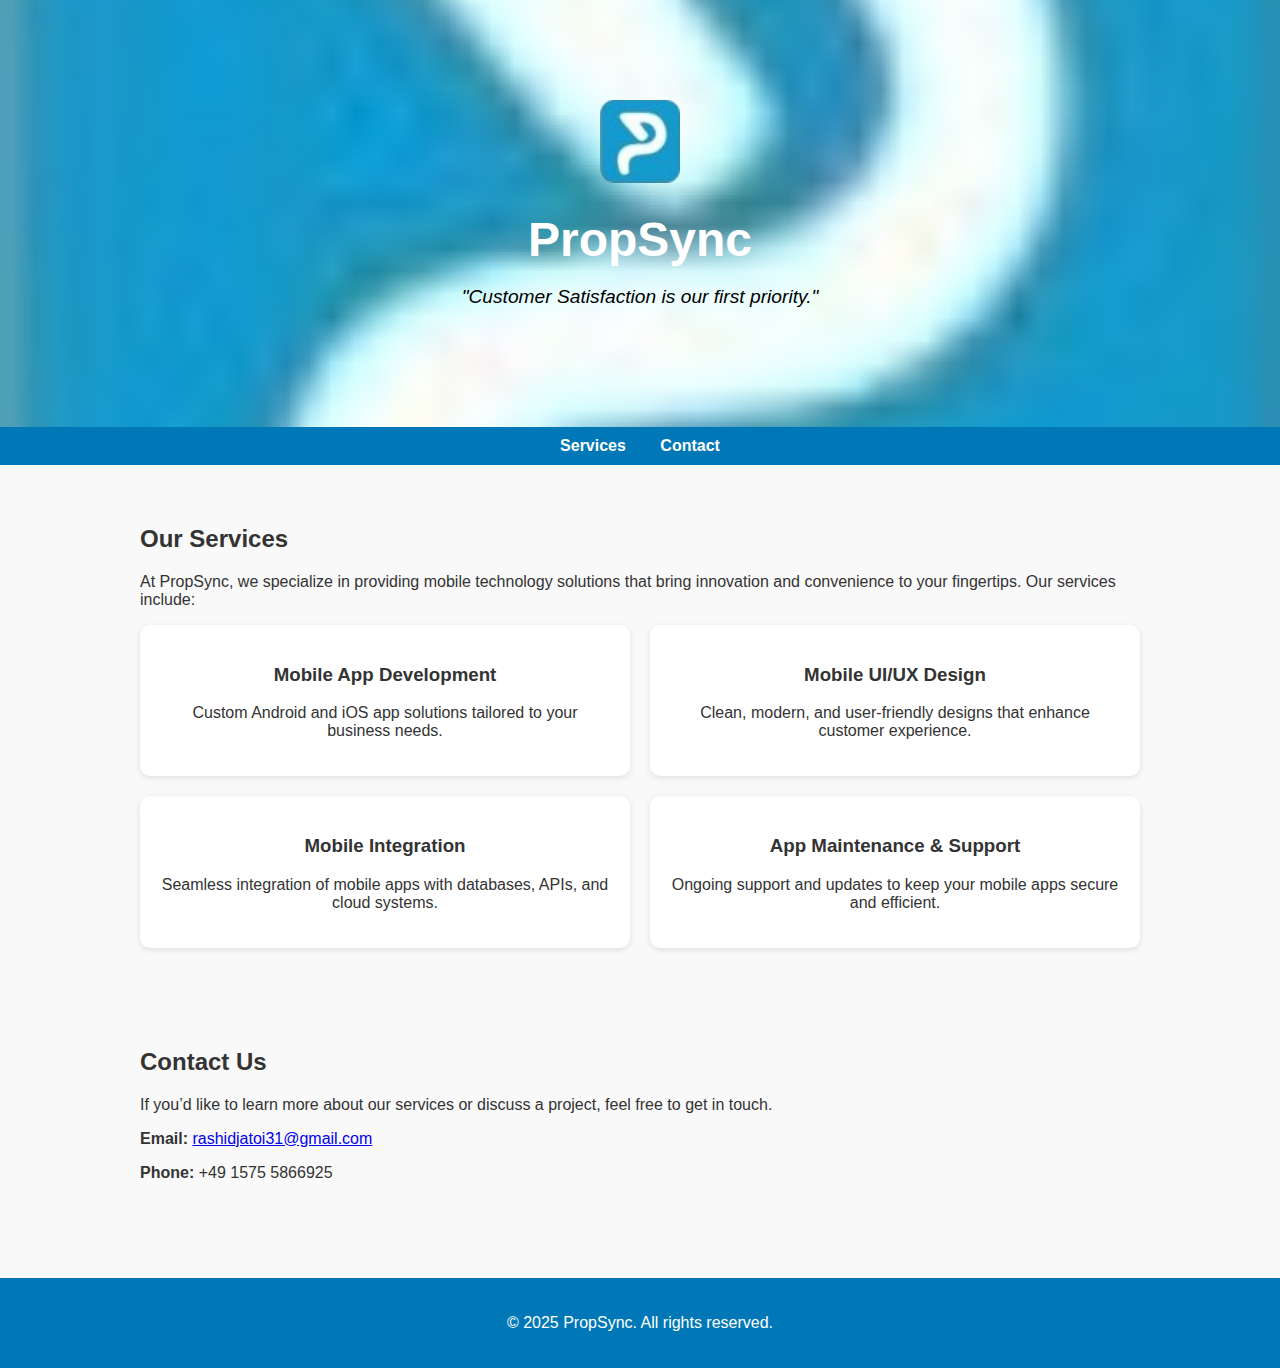
<file: app/propsync.html>
<!DOCTYPE html>
<html lang="en">
<head>
  <meta charset="UTF-8">
  <meta name="viewport" content="width=device-width, initial-scale=1.0">
  <title>PropSync - Mobile Solutions</title>
  <style>
    body {
      font-family: Arial, sans-serif;
      margin: 0;
      padding: 0;
      background: #f9f9f9;
      color: #333;
    }
    header {
      background: url("../assets/propsync.png") no-repeat center center/cover;
      color: white;
      text-align: center;
      padding: 100px 20px;
    }
    header img {
      width: 80px;
      margin-bottom: 15px;
    }
    header h1 {
      font-size: 3em;
      margin: 10px 0;
    }
    header p {
      font-size: 1.2em;
      color: #000;
      font-style: italic;
    }
    nav {
      background: #0077b6;
      padding: 10px;
      text-align: center;
    }
    nav a {
      color: white;
      text-decoration: none;
      margin: 0 15px;
      font-weight: bold;
    }
    section {
      padding: 40px 20px;
      max-width: 1000px;
      margin: auto;
    }
    .services {
      display: flex;
      flex-wrap: wrap;
      gap: 20px;
      justify-content: center;
    }
    .service {
      background: white;
      padding: 20px;
      border-radius: 10px;
      box-shadow: 0 2px 6px rgba(0,0,0,0.1);
      flex: 1 1 300px;
      text-align: center;
    }
    footer {
      background: #0077b6;
      color: white;
      text-align: center;
      padding: 20px;
      margin-top: 40px;
    }
  </style>
</head>
<body>

  <!-- Header Section -->
  <header>
    <img src="../assets/propsync.png" alt="PropSync Logo">
    <h1>PropSync</h1>
    <p>"Customer Satisfaction is our first priority."</p>
  </header>

  <!-- Navigation -->
  <nav>
    <a href="#services">Services</a>
    <a href="#contact">Contact</a>
  </nav>

  <!-- Services Section -->
  <section id="services">
    <h2>Our Services</h2>
    <p>At PropSync, we specialize in providing mobile technology solutions that bring innovation and convenience to your fingertips. Our services include:</p>
    <div class="services">
      <div class="service">
        <h3>Mobile App Development</h3>
        <p>Custom Android and iOS app solutions tailored to your business needs.</p>
      </div>
      <div class="service">
        <h3>Mobile UI/UX Design</h3>
        <p>Clean, modern, and user-friendly designs that enhance customer experience.</p>
      </div>
      <div class="service">
        <h3>Mobile Integration</h3>
        <p>Seamless integration of mobile apps with databases, APIs, and cloud systems.</p>
      </div>
      <div class="service">
        <h3>App Maintenance & Support</h3>
        <p>Ongoing support and updates to keep your mobile apps secure and efficient.</p>
      </div>
    </div>
  </section>

  <!-- Contact Section -->
  <section id="contact">
    <h2>Contact Us</h2>
    <p>If you’d like to learn more about our services or discuss a project, feel free to get in touch.</p>
    <p><strong>Email:</strong> <a href="mailto:rashidjatoi31@gmail.com">rashidjatoi31@gmail.com</a></p>
    <p><strong>Phone:</strong> +49 1575 5866925</p>
  </section>

  <!-- Footer -->
  <footer>
    <p>&copy; 2025 PropSync. All rights reserved.</p>
  </footer>

</body>
</html>
</file>
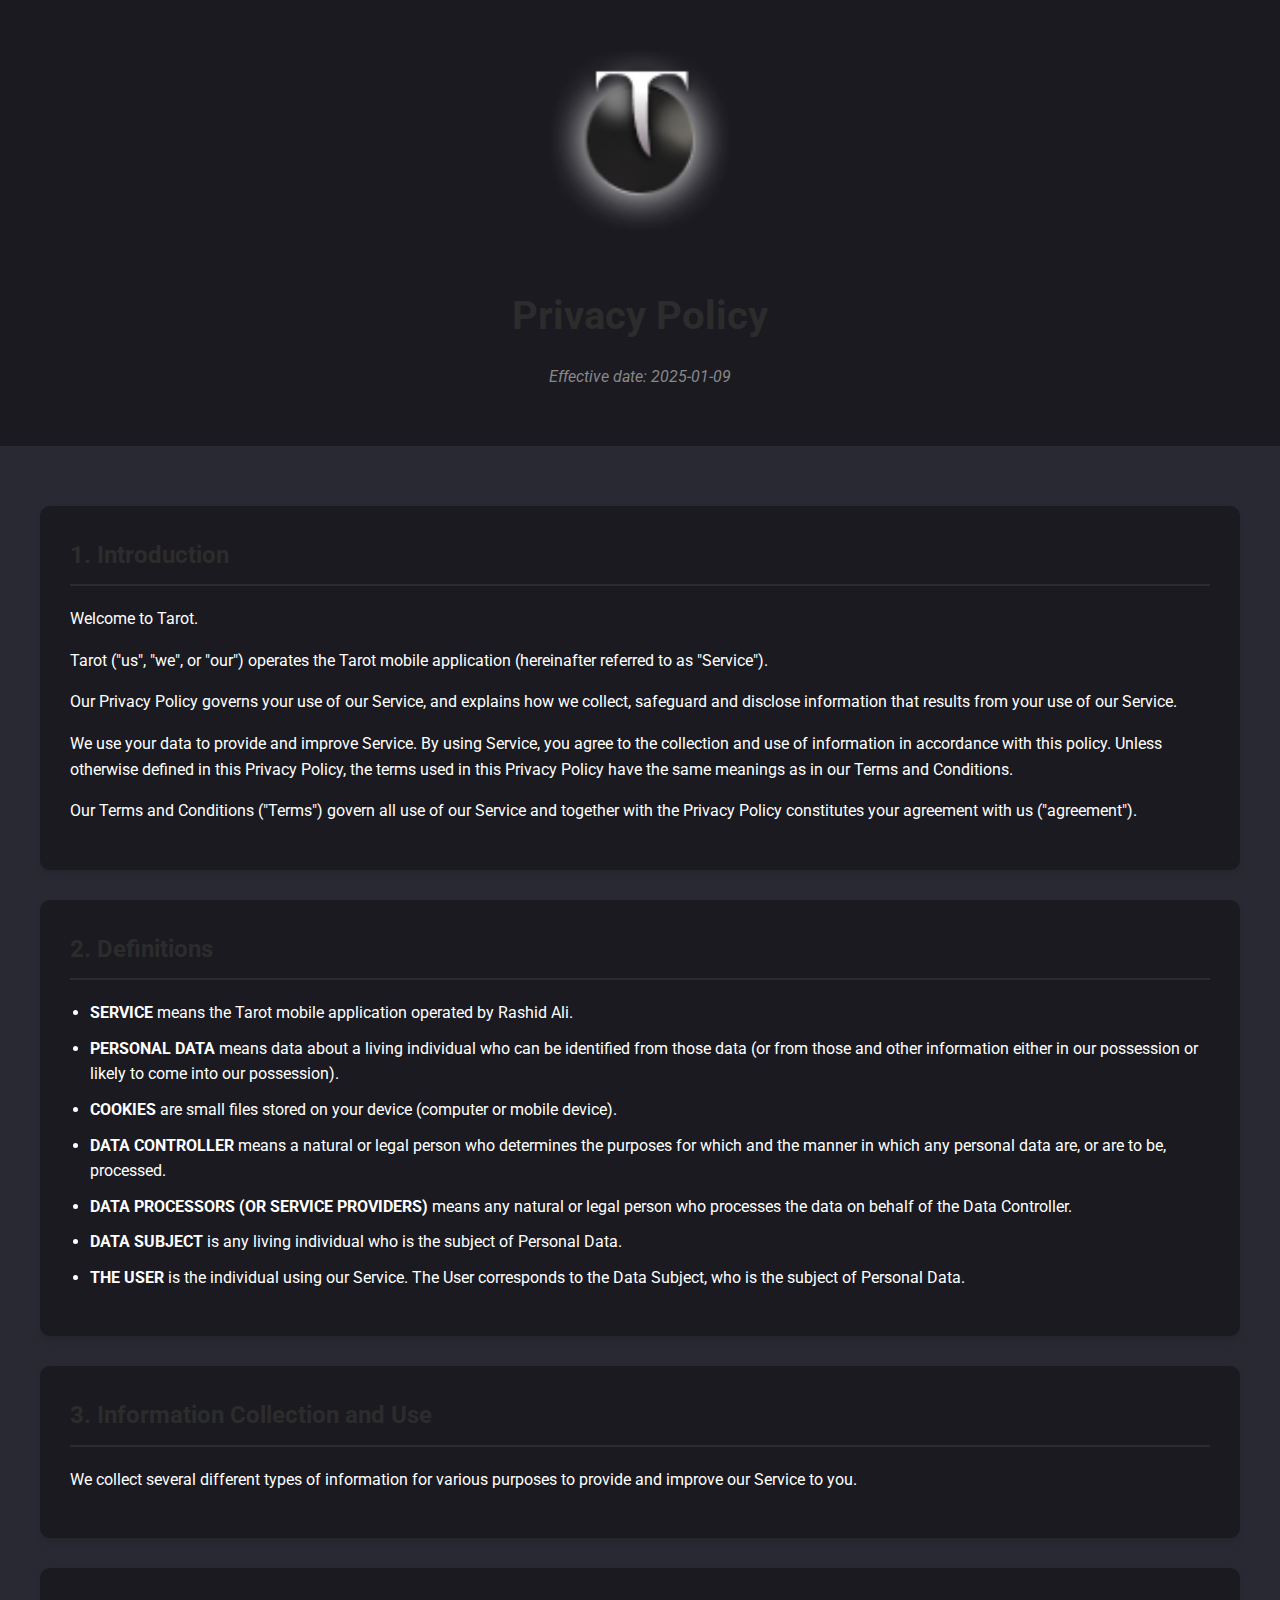
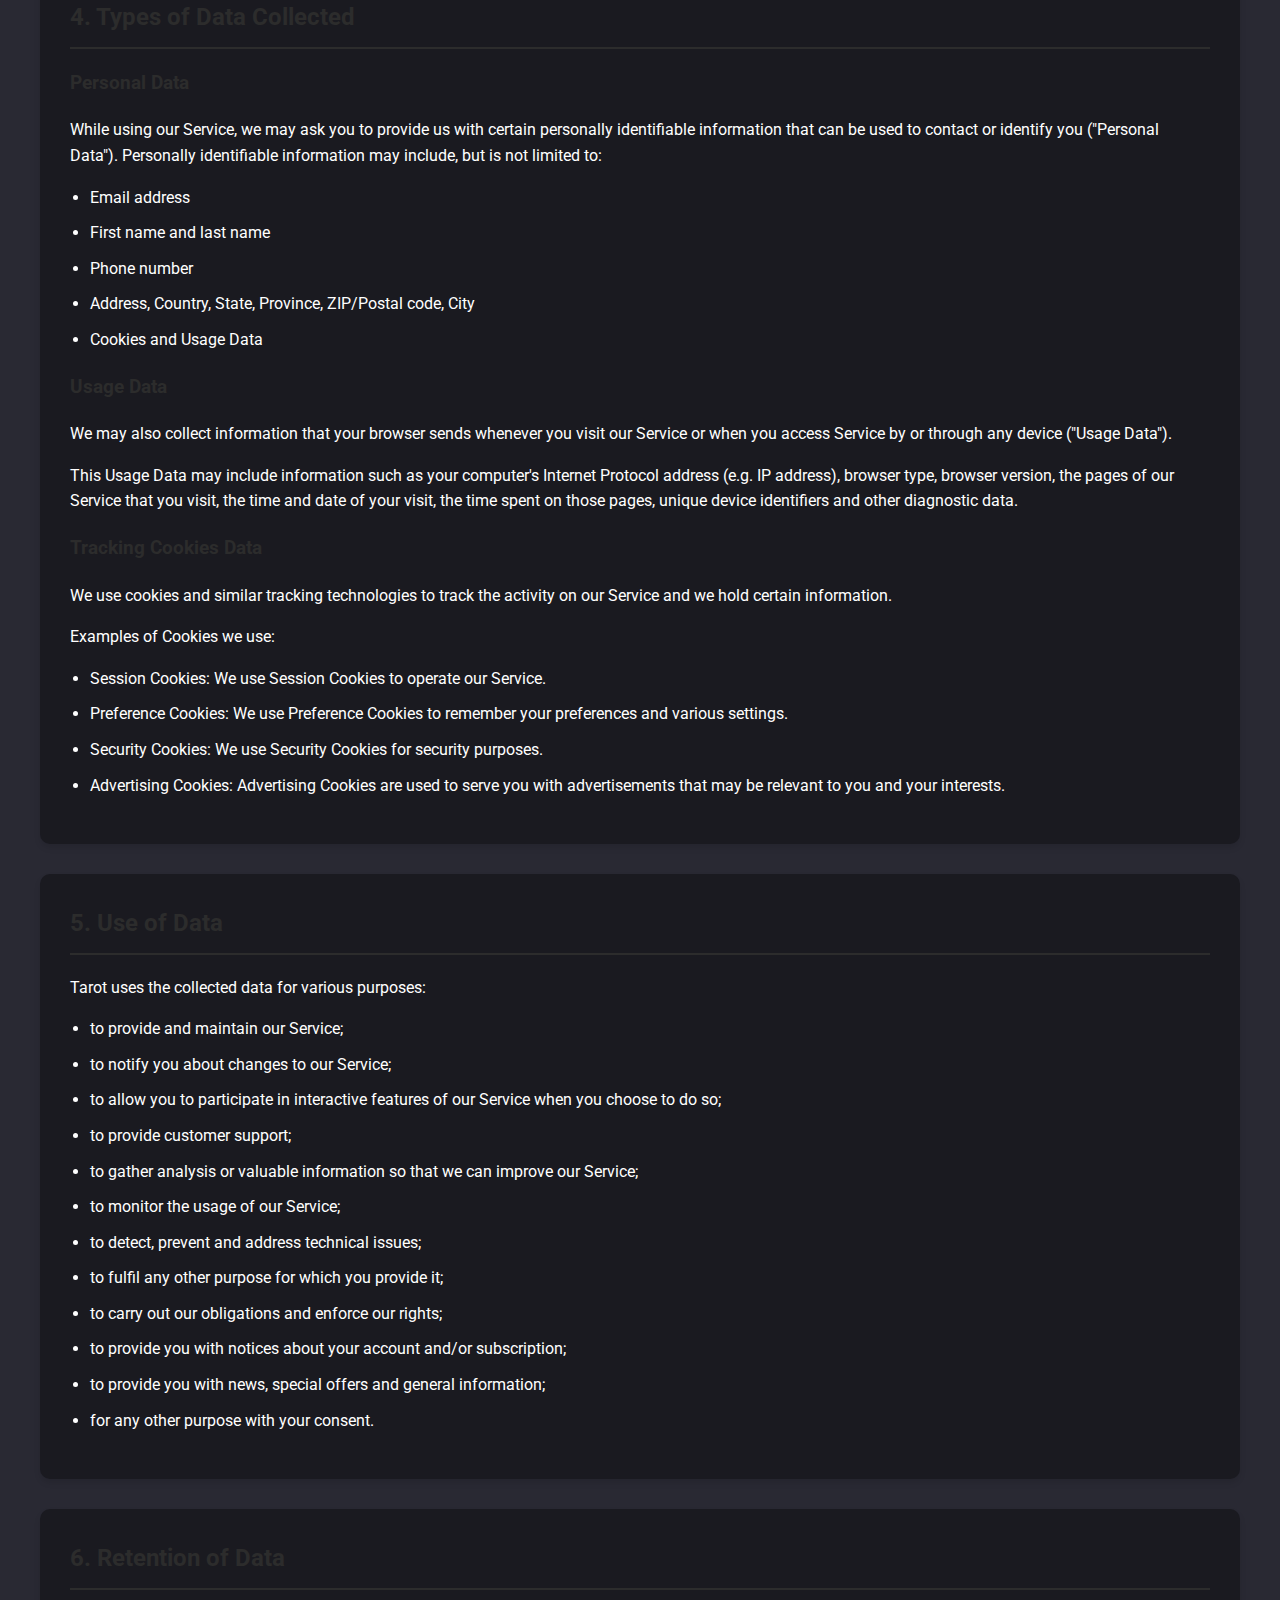
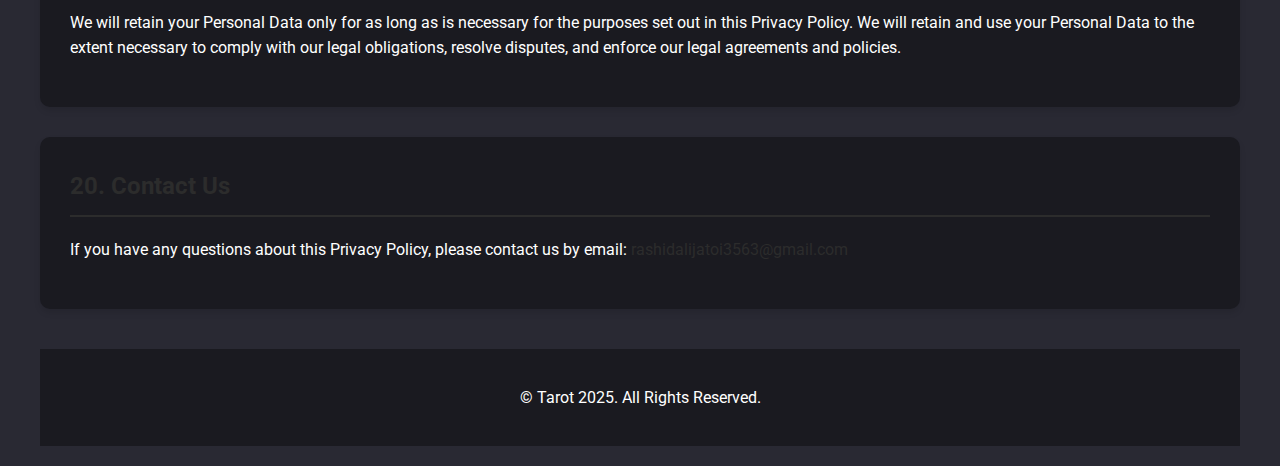
<file: app/tarot.html>
<!DOCTYPE html>
<html lang="en">

<head>
    <meta charset="utf-8">
    <meta name="viewport" content="width=device-width, initial-scale=1.0">
    <meta name="description" content="Tarot Privacy Policy">
    <title>Privacy Policy - Tarot</title>
    <link rel="icon" type="image/x-icon" href="../assets/tarot.png">
    <link href="https://fonts.googleapis.com/css2?family=Roboto:wght@300;400;500;700&display=swap" rel="stylesheet">
    <style>
        body {
            margin: 0;
            padding: 0;
            background-color: #292933;
            color: #FFFFFF;
            font-family: 'Roboto', sans-serif;
            line-height: 1.6;
        }

        .container {
            max-width: 1200px;
            margin: 0 auto;
            padding: 20px;
        }

        header {
            text-align: center;
            padding: 40px 0;
            background-color: #1a1a20;
            margin-bottom: 40px;
        }

        /* .logo {
            width: 100px;
            height: 100px;
            border-radius: 20px;
            margin-bottom: 20px;
        } */

        .logo {
            /* width: 60px; */
            /* height: 72px; */
            margin-bottom: 10px;
        }

        h1 {
            font-size: 2.5em;
            margin-bottom: 10px;
            color: #2C2C2C;
        }

        .effective-date {
            color: #888;
            font-style: italic;
        }

        section {
            background-color: #1a1a20;
            border-radius: 10px;
            padding: 30px;
            margin-bottom: 30px;
            box-shadow: 0 4px 6px rgba(0, 0, 0, 0.1);
        }

        h2 {
            color: #2C2C2C;
            border-bottom: 2px solid #2C2C2C;
            padding-bottom: 10px;
            margin-top: 0;
        }

        h3 {
            color: #2C2C2C;
            margin-top: 20px;
        }

        ul,
        ol {
            padding-left: 20px;
        }

        li {
            margin-bottom: 10px;
        }

        footer {
            text-align: center;
            padding: 20px;
            background-color: #1a1a20;
            margin-top: 40px;
        }

        a {
            color: #2C2C2C;
            text-decoration: none;
        }

        a:hover {
            text-decoration: underline;
        }

        .subsection {
            margin-left: 20px;
            margin-top: 10px;
        }

        @media (max-width: 768px) {
            .container {
                padding: 10px;
            }

            section {
                padding: 20px;
            }

            h1 {
                font-size: 2em;
            }

            .subsection {
                margin-left: 10px;
            }
        }
    </style>
</head>

<body>
    <header>
        <img src="../assets/tarot.png" alt="Tarot Logo" width="200px" class="logo">
        <h1>Privacy Policy</h1>
        <p class="effective-date">Effective date: 2025-01-09</p>
    </header>

    <div class="container">
        <section>
            <h2>1. Introduction</h2>
            <p>Welcome to Tarot.</p>
            <p>Tarot ("us", "we", or "our") operates the Tarot mobile application (hereinafter referred to as
                "Service").</p>
            <p>Our Privacy Policy governs your use of our Service, and explains how we collect, safeguard and disclose
                information that results from your use of our Service.</p>
            <p>We use your data to provide and improve Service. By using Service, you agree to the collection and use of
                information in accordance with this policy. Unless otherwise defined in this Privacy Policy, the terms
                used in this Privacy Policy have the same meanings as in our Terms and Conditions.</p>
            <p>Our Terms and Conditions ("Terms") govern all use of our Service and together with the Privacy Policy
                constitutes your agreement with us ("agreement").</p>
        </section>

        <section>
            <h2>2. Definitions</h2>
            <ul>
                <li><strong>SERVICE</strong> means the Tarot mobile application operated by Rashid Ali.</li>
                <li><strong>PERSONAL DATA</strong> means data about a living individual who can be identified from those
                    data (or from those and other information either in our possession or likely to come into our
                    possession).</li>
                <li><strong>COOKIES</strong> are small files stored on your device (computer or mobile device).</li>
                <li><strong>DATA CONTROLLER</strong> means a natural or legal person who determines the purposes for
                    which and the manner in which any personal data are, or are to be, processed.</li>
                <li><strong>DATA PROCESSORS (OR SERVICE PROVIDERS)</strong> means any natural or legal person who
                    processes the data on behalf of the Data Controller.</li>
                <li><strong>DATA SUBJECT</strong> is any living individual who is the subject of Personal Data.</li>
                <li><strong>THE USER</strong> is the individual using our Service. The User corresponds to the Data
                    Subject, who is the subject of Personal Data.</li>
            </ul>
        </section>

        <section>
            <h2>3. Information Collection and Use</h2>
            <p>We collect several different types of information for various purposes to provide and improve our Service
                to you.</p>
        </section>

        <section>
            <h2>4. Types of Data Collected</h2>

            <h3>Personal Data</h3>
            <p>While using our Service, we may ask you to provide us with certain personally identifiable information
                that can be used to contact or identify you ("Personal Data"). Personally identifiable information may
                include, but is not limited to:</p>
            <ul>
                <li>Email address</li>
                <li>First name and last name</li>
                <li>Phone number</li>
                <li>Address, Country, State, Province, ZIP/Postal code, City</li>
                <li>Cookies and Usage Data</li>
            </ul>

            <h3>Usage Data</h3>
            <p>We may also collect information that your browser sends whenever you visit our Service or when you access
                Service by or through any device ("Usage Data").</p>
            <p>This Usage Data may include information such as your computer's Internet Protocol address (e.g. IP
                address), browser type, browser version, the pages of our Service that you visit, the time and date of
                your visit, the time spent on those pages, unique device identifiers and other diagnostic data.</p>

            <h3>Tracking Cookies Data</h3>
            <p>We use cookies and similar tracking technologies to track the activity on our Service and we hold certain
                information.</p>
            <p>Examples of Cookies we use:</p>
            <ul>
                <li>Session Cookies: We use Session Cookies to operate our Service.</li>
                <li>Preference Cookies: We use Preference Cookies to remember your preferences and various settings.
                </li>
                <li>Security Cookies: We use Security Cookies for security purposes.</li>
                <li>Advertising Cookies: Advertising Cookies are used to serve you with advertisements that may be
                    relevant to you and your interests.</li>
            </ul>
        </section>

        <section>
            <h2>5. Use of Data</h2>
            <p>Tarot uses the collected data for various purposes:</p>
            <ul>
                <li>to provide and maintain our Service;</li>
                <li>to notify you about changes to our Service;</li>
                <li>to allow you to participate in interactive features of our Service when you choose to do so;</li>
                <li>to provide customer support;</li>
                <li>to gather analysis or valuable information so that we can improve our Service;</li>
                <li>to monitor the usage of our Service;</li>
                <li>to detect, prevent and address technical issues;</li>
                <li>to fulfil any other purpose for which you provide it;</li>
                <li>to carry out our obligations and enforce our rights;</li>
                <li>to provide you with notices about your account and/or subscription;</li>
                <li>to provide you with news, special offers and general information;</li>
                <li>for any other purpose with your consent.</li>
            </ul>
        </section>

        <!-- Continue with sections 6-20 following the same pattern -->
        <section>
            <h2>6. Retention of Data</h2>
            <p>We will retain your Personal Data only for as long as is necessary for the purposes set out in this
                Privacy Policy. We will retain and use your Personal Data to the extent necessary to comply with our
                legal obligations, resolve disputes, and enforce our legal agreements and policies.</p>
        </section>

        <!-- Add all remaining sections following the same pattern -->

        <section>
            <h2>20. Contact Us</h2>
            <p>If you have any questions about this Privacy Policy, please contact us by email: <a
                    href="mailto:rashidalijatoi3563@gmail.com">rashidalijatoi3563@gmail.com</a></p>
        </section>

        <footer>
            <p>© Tarot 2025. All Rights Reserved.</p>
        </footer>
    </div>
</body>

</html>
</file>
<file: css/style.css>
/* General Styles */
* {
    margin: 0;
    padding: 0;
    box-sizing: border-box;
}

body {
    font-family: -apple-system, BlinkMacSystemFont, 'Segoe UI', Roboto, Oxygen, Ubuntu, Cantarell, sans-serif;
    background-color: #0d1117;
    color: #c9d1d9;
    line-height: 1.6;
    padding: 2rem;
}

.container {
    max-width: 1200px;
    margin: 0 auto;
    display: grid;
    grid-template-columns: 300px 1fr;
    gap: 2rem;
}

.profile-section {
    text-align: left;
}

.profile-pic {
    width: 100%;
    border-radius: 50%;
    margin-bottom: 1rem;
}

.profile-name {
    font-size: 1.75rem;
    color: #ffffff;
    margin-bottom: 0.5rem;
}

.profile-username {
    color: #8b949e;
    margin-bottom: 1rem;
}

.profile-title {
    font-size: 1rem;
    color: #c9d1d9;
    margin-bottom: 1rem;
}

.profile-stats {
    color: #8b949e;
    margin-bottom: 1rem;
}

.content {
    background-color: #161b22;
    border-radius: 6px;
    padding: 2rem;
}

.readme-header {
    color: #ffffff;
    display: flex;
    justify-content: space-between;
    align-items: center;
    margin-bottom: 1.5rem;
}

.wave-emoji {
    font-size: 1.2rem;
}

ul {
    list-style: none;
    margin-bottom: 1.5rem;
}

li {
    margin-bottom: 1rem;
    color: #c9d1d9;
}

li strong {
    color: #ffffff;
}

.nested-list {
    margin-left: 1.5rem;
    margin-top: 0.5rem;
}

a {
    color: #58a6ff;
    text-decoration: none;
}

a:hover {
    text-decoration: underline;
}

.location {
    display: flex;
    align-items: center;
    gap: 0.5rem;
    color: #8b949e;
    margin-bottom: 0.5rem;
}

.time {
    color: #8b949e;
    margin-bottom: 1rem;
}
</file>
